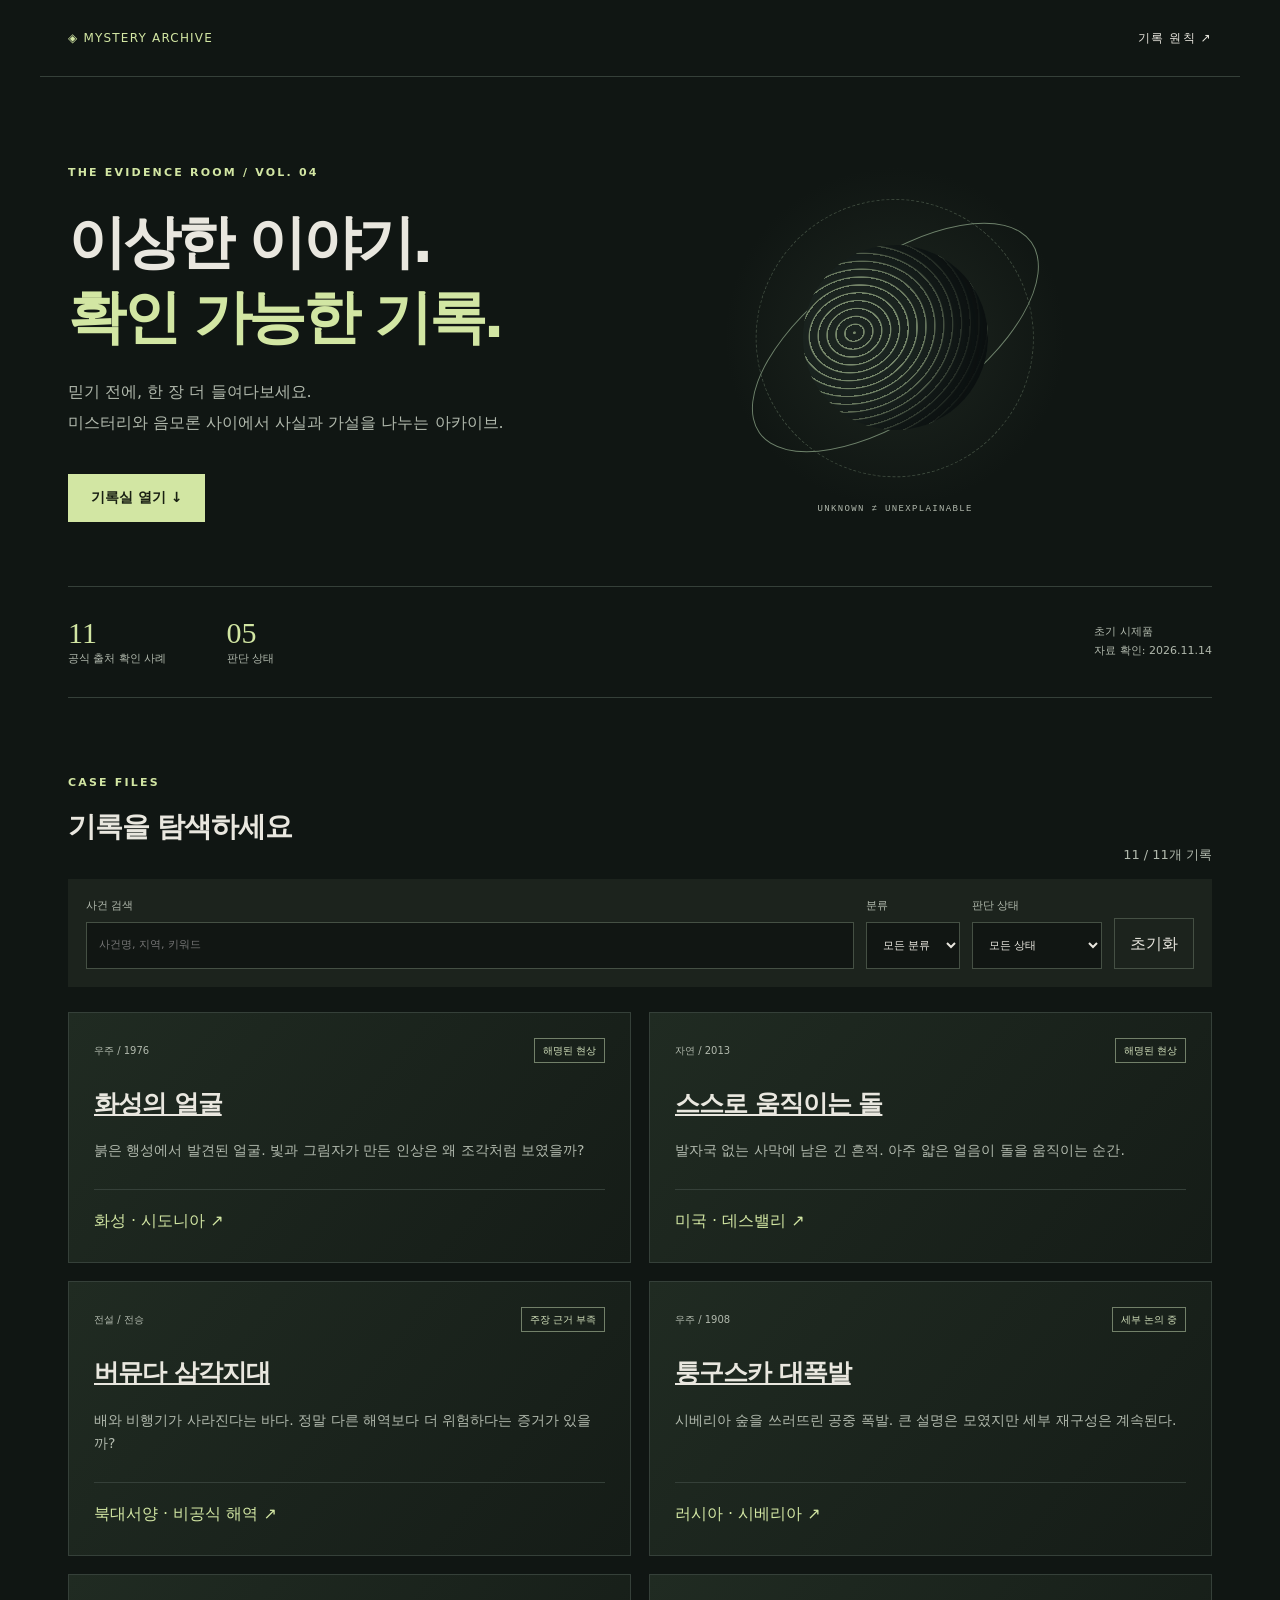
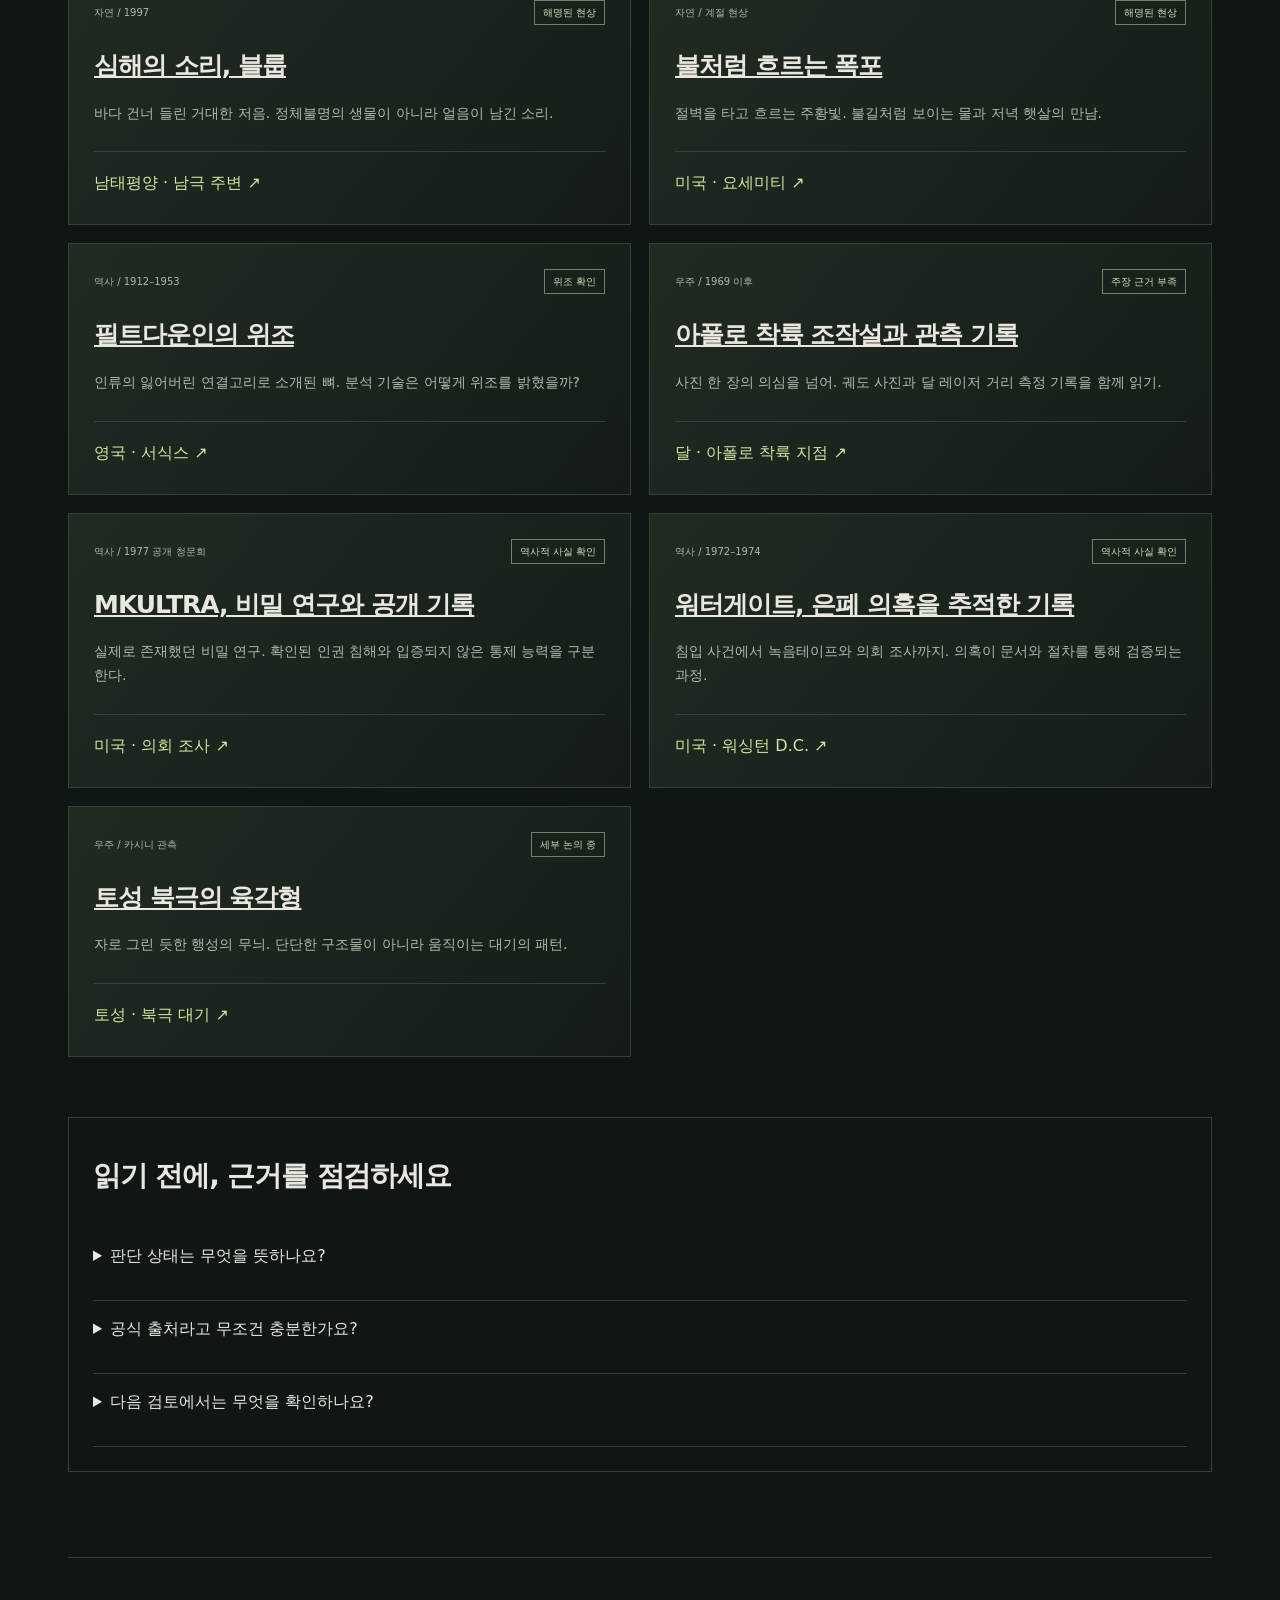
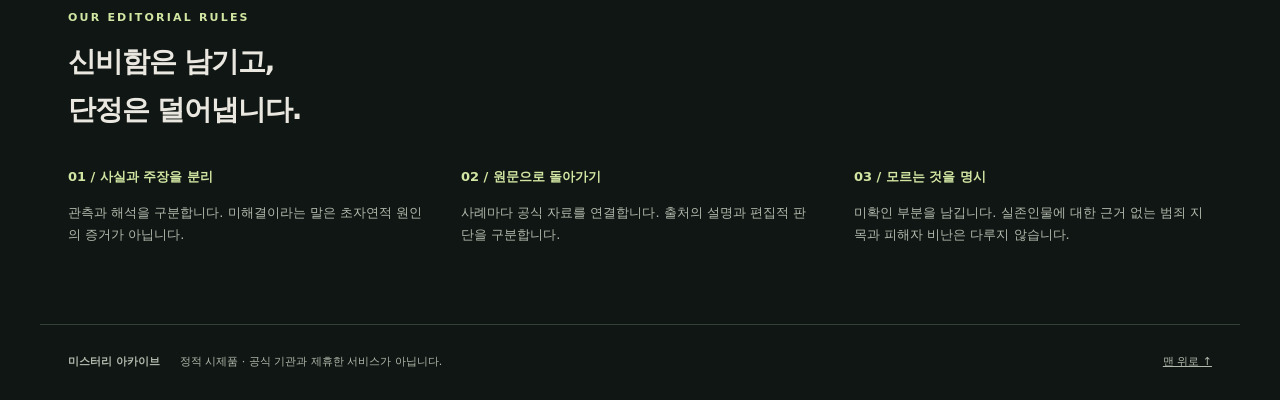
<file: index.html>
<!doctype html><html lang="ko"><head><meta charset="utf-8"><meta name="viewport" content="width=device-width,initial-scale=1"><meta name="robots" content="noindex,nofollow"><meta name="description" content="미스터리·음모론을 공식 기록으로 살펴보는 한국어 아카이브. 사실, 주장, 불확실성을 구분합니다."><title>미스터리 아카이브 — 증거를 따라가는 기록실</title><link rel="stylesheet" href="style.css"><link rel="canonical" href="https://emfls.github.io/mystery-atlas/"><meta property="og:url" content="https://emfls.github.io/mystery-atlas/"></head><body><a class="skip" href="#archive">본문으로 이동</a><header><a href="#" class="brand">◈ MYSTERY ARCHIVE</a><a href="#principles">기록 원칙 ↗</a></header><main><section class="hero"><div><p class="eyebrow">THE EVIDENCE ROOM / VOL. 04</p><h1>이상한 이야기.<br><em>확인 가능한 기록.</em></h1><p class="intro">믿기 전에, 한 장 더 들여다보세요.<br>미스터리와 음모론 사이에서 사실과 가설을 나누는 아카이브.</p><a class="primary" href="#archive">기록실 열기 ↓</a></div><div class="diagram" aria-hidden="true"><div class="orbit"></div><div class="orbit second"></div><div class="orb"></div><span>UNKNOWN ≠ UNEXPLAINABLE</span></div></section><section class="facts"><div><strong>11</strong><span>공식 출처 확인 사례</span></div><div><strong>05</strong><span>판단 상태</span></div><p>초기 시제품<br>자료 확인: 2026.11.14</p></section><section id="archive"><div class="section-top"><div><p class="eyebrow">CASE FILES</p><h2>기록을 탐색하세요</h2></div><p id="count" aria-live="polite"></p></div><form id="filters"><label class="search">사건 검색<input id="query" type="search" placeholder="사건명, 지역, 키워드" autocomplete="off"></label><label>분류<select id="category"><option value="">모든 분류</option><option>우주</option><option>자연</option><option>전설</option><option>역사</option></select></label><label>판단 상태<select id="status"><option value="">모든 상태</option><option>해명된 현상</option><option>세부 논의 중</option><option>주장 근거 부족</option><option>위조 확인</option><option>역사적 사실 확인</option></select></label><button type="reset">초기화</button></form><noscript><p>자바스크립트 없이도 상세 기록을 읽을 수 있습니다.</p><ul><li><a href="cases/mars/">화성의 얼굴</a></li><li><a href="cases/stones/">스스로 움직이는 돌</a></li><li><a href="cases/bermuda/">버뮤다 삼각지대</a></li><li><a href="cases/tunguska/">퉁구스카 대폭발</a></li><li><a href="cases/bloop/">심해의 소리, 블룹</a></li><li><a href="cases/firefall/">불처럼 흐르는 폭포</a></li><li><a href="cases/piltdown/">필트다운인의 위조</a></li><li><a href="cases/apollo/">아폴로 착륙 조작설과 관측 기록</a></li><li><a href="cases/mkultra/">MKULTRA, 비밀 연구와 공개 기록</a></li><li><a href="cases/watergate/">워터게이트, 은폐 의혹을 추적한 기록</a></li><li><a href="cases/hexagon/">토성 북극의 육각형</a></li></ul></noscript><div id="grid"></div><div id="empty" hidden><h3>일치하는 기록이 없습니다.</h3><p>검색어를 줄이거나 필터를 초기화해 보세요.</p></div></section><section class="evidence-guide" aria-labelledby="evidence-heading"><h2 id="evidence-heading">읽기 전에, 근거를 점검하세요</h2><details><summary>판단 상태는 무엇을 뜻하나요?</summary><p>해명된 현상은 제시한 관측의 설명, 위조 확인은 검사로 확인된 위조, 역사적 사실 확인은 기록으로 확인한 사건을 뜻합니다. 세부 논의 중은 불확실한 부분이 남는다는 뜻이며 모든 가설의 증거가 같다는 의미는 아닙니다. 주장 근거 부족은 제시한 주장이 입증되지 않았다는 편집 판단입니다.</p></details><details><summary>공식 출처라고 무조건 충분한가요?</summary><p>아닙니다. 기관의 설명도 관측 범위·작성 시점·누락된 자료를 확인해야 합니다. 출처 수가 많아도 같은 자료를 되풀이하면 독립 검증이 아닙니다. 각 상세의 사실과 한계를 함께 읽으세요.</p></details><details><summary>다음 검토에서는 무엇을 확인하나요?</summary><p>공개 원문 접근 가능 여부, 후속 관측, 기존 설명의 수정 여부를 확인합니다. 확인일은 사건 발생일이나 실시간 감시 표시가 아닙니다. 이 초기판은 전체 사건을 망라하지 않습니다.</p></details></section><section id="principles"><p class="eyebrow">OUR EDITORIAL RULES</p><h2>신비함은 남기고,<br>단정은 덜어냅니다.</h2><div class="rules"><article><b>01 / 사실과 주장을 분리</b><p>관측과 해석을 구분합니다. 미해결이라는 말은 초자연적 원인의 증거가 아닙니다.</p></article><article><b>02 / 원문으로 돌아가기</b><p>사례마다 공식 자료를 연결합니다. 출처의 설명과 편집적 판단을 구분합니다.</p></article><article><b>03 / 모르는 것을 명시</b><p>미확인 부분을 남깁니다. 실존인물에 대한 근거 없는 범죄 지목과 피해자 비난은 다루지 않습니다.</p></article></div></section></main><footer><b>미스터리 아카이브</b><span>정적 시제품 · 공식 기관과 제휴한 서비스가 아닙니다.</span><a href="#">맨 위로 ↑</a></footer><dialog id="detail" aria-labelledby="detail-title"><button id="close">닫기 ×</button><div id="detail-body"></div></dialog><script src="app.js"></script></body></html>
</file>
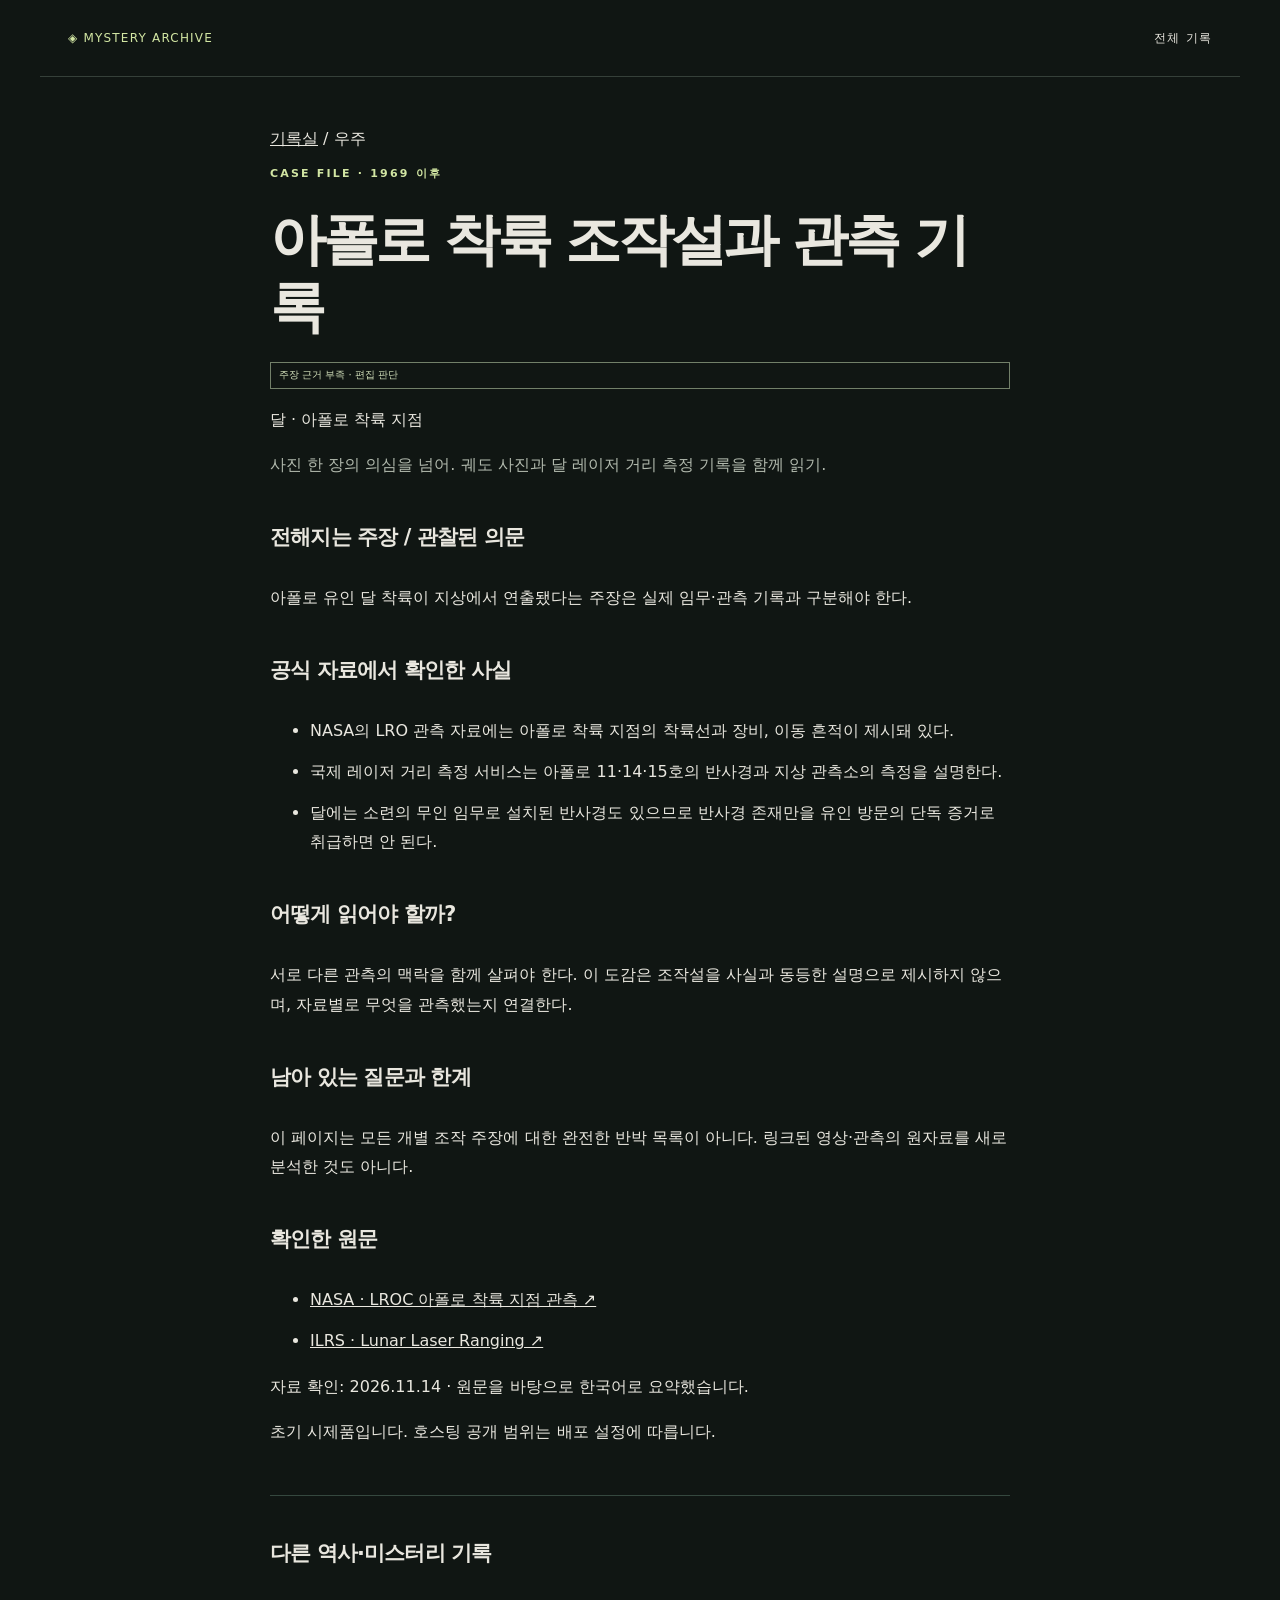
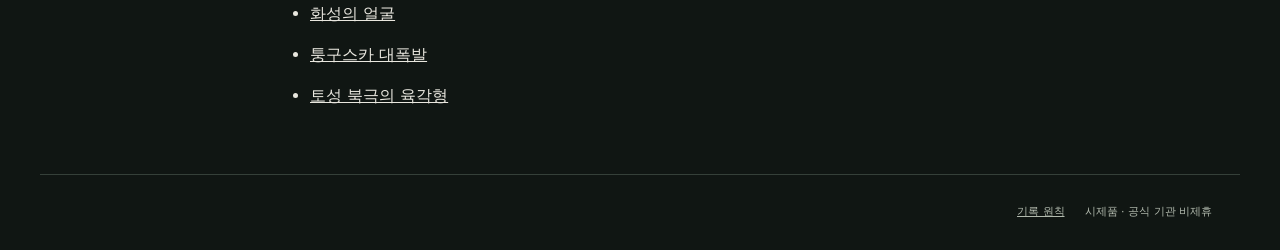
<file: cases/apollo/index.html>
<!doctype html><html lang="ko"><head><meta charset="utf-8"><meta name="viewport" content="width=device-width,initial-scale=1"><meta name="robots" content="noindex,nofollow"><title>아폴로 착륙 조작설과 관측 기록 | 미스터리 아카이브</title><meta name="description" content="사진 한 장의 의심을 넘어. 궤도 사진과 달 레이저 거리 측정 기록을 함께 읽기."><link rel="canonical" href="https://emfls.github.io/mystery-atlas/cases/apollo/"><meta property="og:url" content="https://emfls.github.io/mystery-atlas/cases/apollo/"><meta property="og:title" content="아폴로 착륙 조작설과 관측 기록"><meta property="og:description" content="사진 한 장의 의심을 넘어. 궤도 사진과 달 레이저 거리 측정 기록을 함께 읽기."><meta property="og:type" content="article"><link rel="stylesheet" href="../../style.css"></head><body><a class="skip" href="#case">본문으로 이동</a><header><a class="brand" href="../../">◈ MYSTERY ARCHIVE</a><a href="../../#archive">전체 기록</a></header><main id="case" class="case-page"><nav aria-label="현재 위치"><a href="../../">기록실</a> / 우주</nav><article><p class="eyebrow">CASE FILE · 1969 이후</p><h1>아폴로 착륙 조작설과 관측 기록</h1><p class="badge">주장 근거 부족 · 편집 판단</p><p>달 · 아폴로 착륙 지점</p><p class="intro">사진 한 장의 의심을 넘어. 궤도 사진과 달 레이저 거리 측정 기록을 함께 읽기.</p><h2>전해지는 주장 / 관찰된 의문</h2><p>아폴로 유인 달 착륙이 지상에서 연출됐다는 주장은 실제 임무·관측 기록과 구분해야 한다.</p><h2>공식 자료에서 확인한 사실</h2><ul><li>NASA의 LRO 관측 자료에는 아폴로 착륙 지점의 착륙선과 장비, 이동 흔적이 제시돼 있다.</li><li>국제 레이저 거리 측정 서비스는 아폴로 11·14·15호의 반사경과 지상 관측소의 측정을 설명한다.</li><li>달에는 소련의 무인 임무로 설치된 반사경도 있으므로 반사경 존재만을 유인 방문의 단독 증거로 취급하면 안 된다.</li></ul><h2>어떻게 읽어야 할까?</h2><p>서로 다른 관측의 맥락을 함께 살펴야 한다. 이 도감은 조작설을 사실과 동등한 설명으로 제시하지 않으며, 자료별로 무엇을 관측했는지 연결한다.</p><h2>남아 있는 질문과 한계</h2><p class="note">이 페이지는 모든 개별 조작 주장에 대한 완전한 반박 목록이 아니다. 링크된 영상·관측의 원자료를 새로 분석한 것도 아니다.</p><h2>확인한 원문</h2><ul><li><a href="https://science.nasa.gov/photojournal/lrocs-first-look-at-the-apollo-landing-sites/" target="_blank" rel="noopener noreferrer">NASA · LROC 아폴로 착륙 지점 관측 ↗</a></li><li><a href="https://ilrs.gsfc.nasa.gov/science/scienceContributions/lunar.html" target="_blank" rel="noopener noreferrer">ILRS · Lunar Laser Ranging ↗</a></li></ul><p>자료 확인: <time datetime="2026-11-14">2026.11.14</time> · 원문을 바탕으로 한국어로 요약했습니다.</p><p class="note">초기 시제품입니다. 호스팅 공개 범위는 배포 설정에 따릅니다.</p></article><aside><h2>다른 역사·미스터리 기록</h2><ul><li><a href="../mars/">화성의 얼굴</a></li><li><a href="../tunguska/">퉁구스카 대폭발</a></li><li><a href="../hexagon/">토성 북극의 육각형</a></li></ul></aside></main><footer><a href="../../#principles">기록 원칙</a><span>시제품 · 공식 기관 비제휴</span></footer></body></html>
</file>
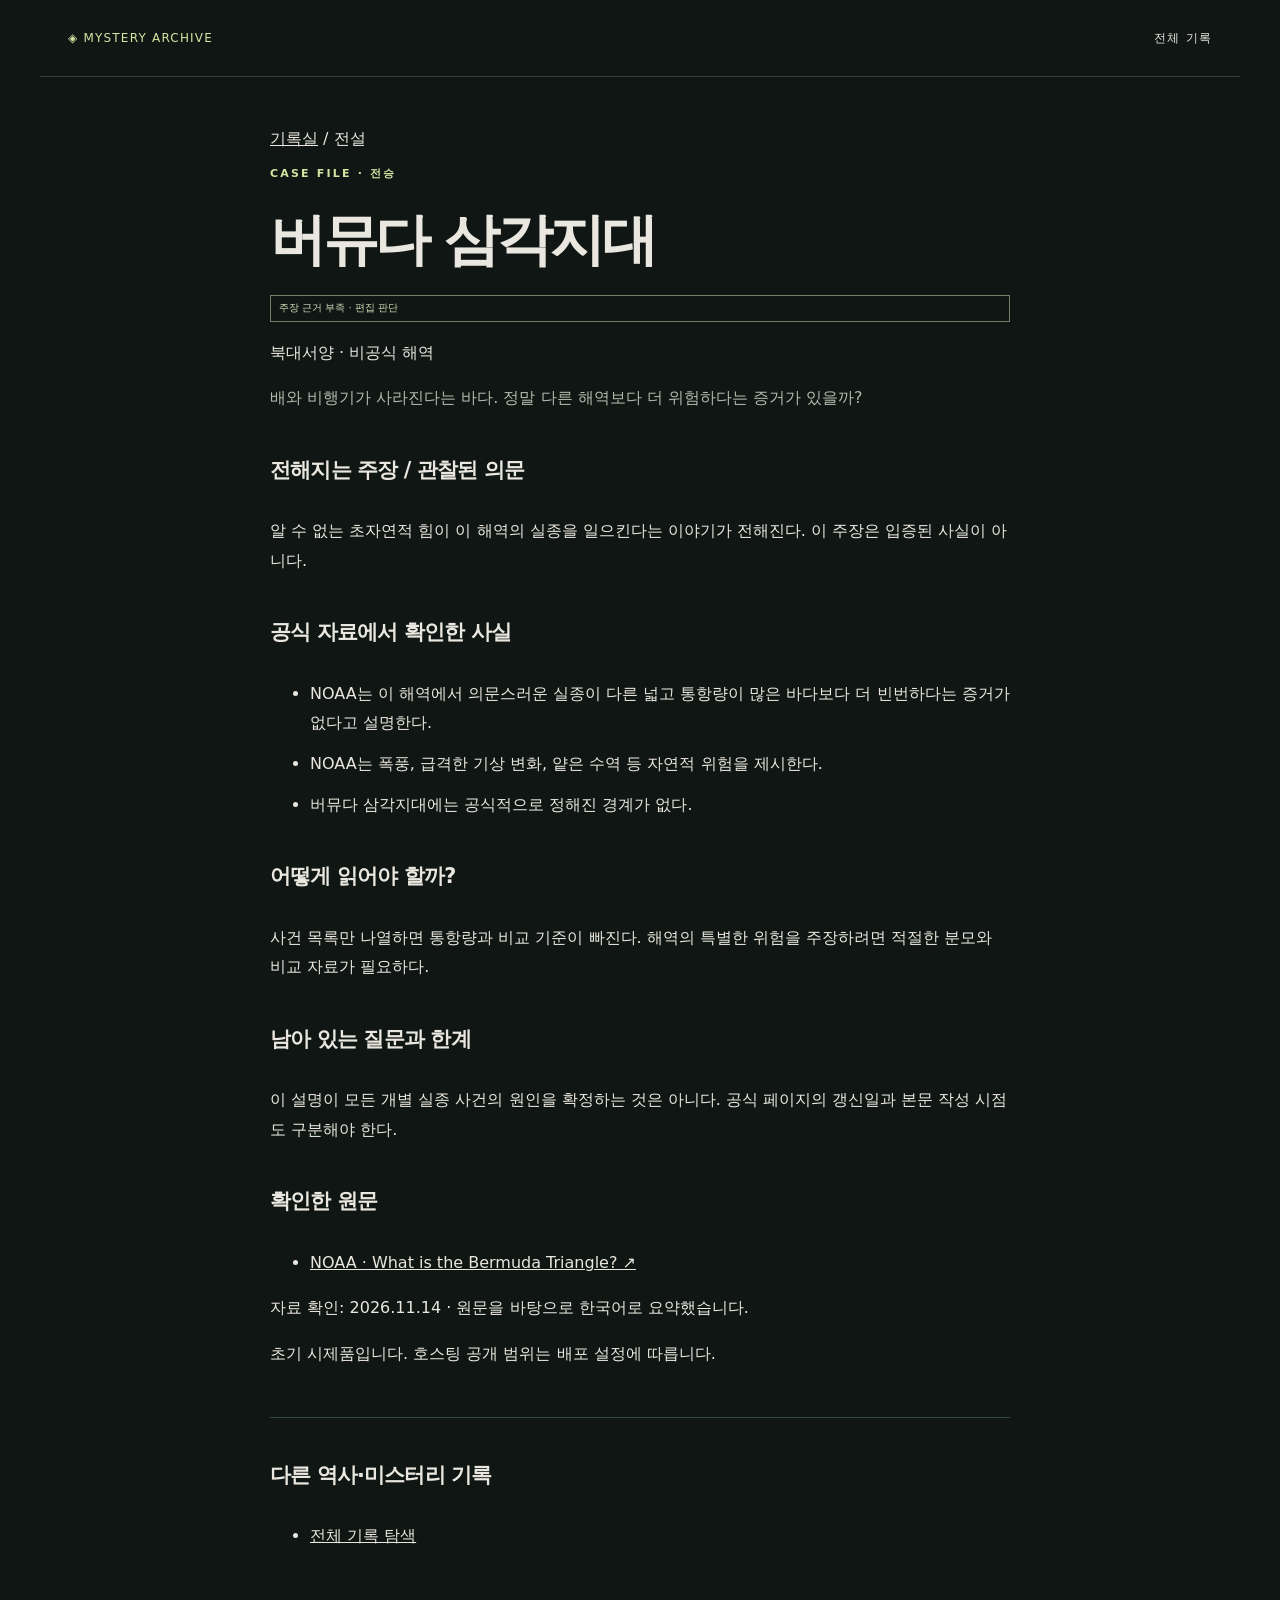
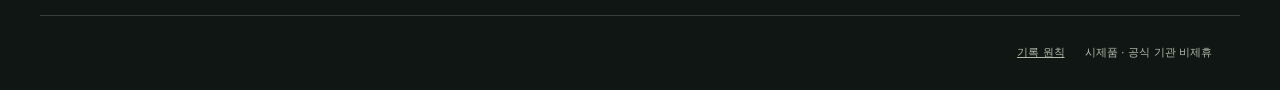
<file: cases/bermuda/index.html>
<!doctype html><html lang="ko"><head><meta charset="utf-8"><meta name="viewport" content="width=device-width,initial-scale=1"><meta name="robots" content="noindex,nofollow"><title>버뮤다 삼각지대 | 미스터리 아카이브</title><meta name="description" content="배와 비행기가 사라진다는 바다. 정말 다른 해역보다 더 위험하다는 증거가 있을까?"><meta property="og:title" content="버뮤다 삼각지대"><meta property="og:description" content="배와 비행기가 사라진다는 바다. 정말 다른 해역보다 더 위험하다는 증거가 있을까?"><meta property="og:type" content="article"><link rel="stylesheet" href="../../style.css"><link rel="canonical" href="https://emfls.github.io/mystery-atlas/cases/bermuda/">
</head><body><a class="skip" href="#case">본문으로 이동</a><header><a class="brand" href="../../">◈ MYSTERY ARCHIVE</a><a href="../../#archive">전체 기록</a></header><main id="case" class="case-page"><nav aria-label="현재 위치"><a href="../../">기록실</a> / 전설</nav><article><p class="eyebrow">CASE FILE · 전승</p><h1>버뮤다 삼각지대</h1><p class="badge">주장 근거 부족 · 편집 판단</p><p>북대서양 · 비공식 해역</p><p class="intro">배와 비행기가 사라진다는 바다. 정말 다른 해역보다 더 위험하다는 증거가 있을까?</p><h2>전해지는 주장 / 관찰된 의문</h2><p>알 수 없는 초자연적 힘이 이 해역의 실종을 일으킨다는 이야기가 전해진다. 이 주장은 입증된 사실이 아니다.</p><h2>공식 자료에서 확인한 사실</h2><ul><li>NOAA는 이 해역에서 의문스러운 실종이 다른 넓고 통항량이 많은 바다보다 더 빈번하다는 증거가 없다고 설명한다.</li><li>NOAA는 폭풍, 급격한 기상 변화, 얕은 수역 등 자연적 위험을 제시한다.</li><li>버뮤다 삼각지대에는 공식적으로 정해진 경계가 없다.</li></ul><h2>어떻게 읽어야 할까?</h2><p>사건 목록만 나열하면 통항량과 비교 기준이 빠진다. 해역의 특별한 위험을 주장하려면 적절한 분모와 비교 자료가 필요하다.</p><h2>남아 있는 질문과 한계</h2><p class="note">이 설명이 모든 개별 실종 사건의 원인을 확정하는 것은 아니다. 공식 페이지의 갱신일과 본문 작성 시점도 구분해야 한다.</p><h2>확인한 원문</h2><ul><li><a href="https://oceanservice.noaa.gov/facts/bermudatri.html" target="_blank" rel="noopener noreferrer">NOAA · What is the Bermuda Triangle? ↗</a></li></ul><p>자료 확인: <time datetime="2026-11-14">2026.11.14</time> · 원문을 바탕으로 한국어로 요약했습니다.</p><p class="note">초기 시제품입니다. 호스팅 공개 범위는 배포 설정에 따릅니다.</p></article><aside><h2>다른 역사·미스터리 기록</h2><ul><li><a href="../../#archive">전체 기록 탐색</a></li></ul></aside></main><footer><a href="../../#principles">기록 원칙</a><span>시제품 · 공식 기관 비제휴</span></footer></body></html>
</file>
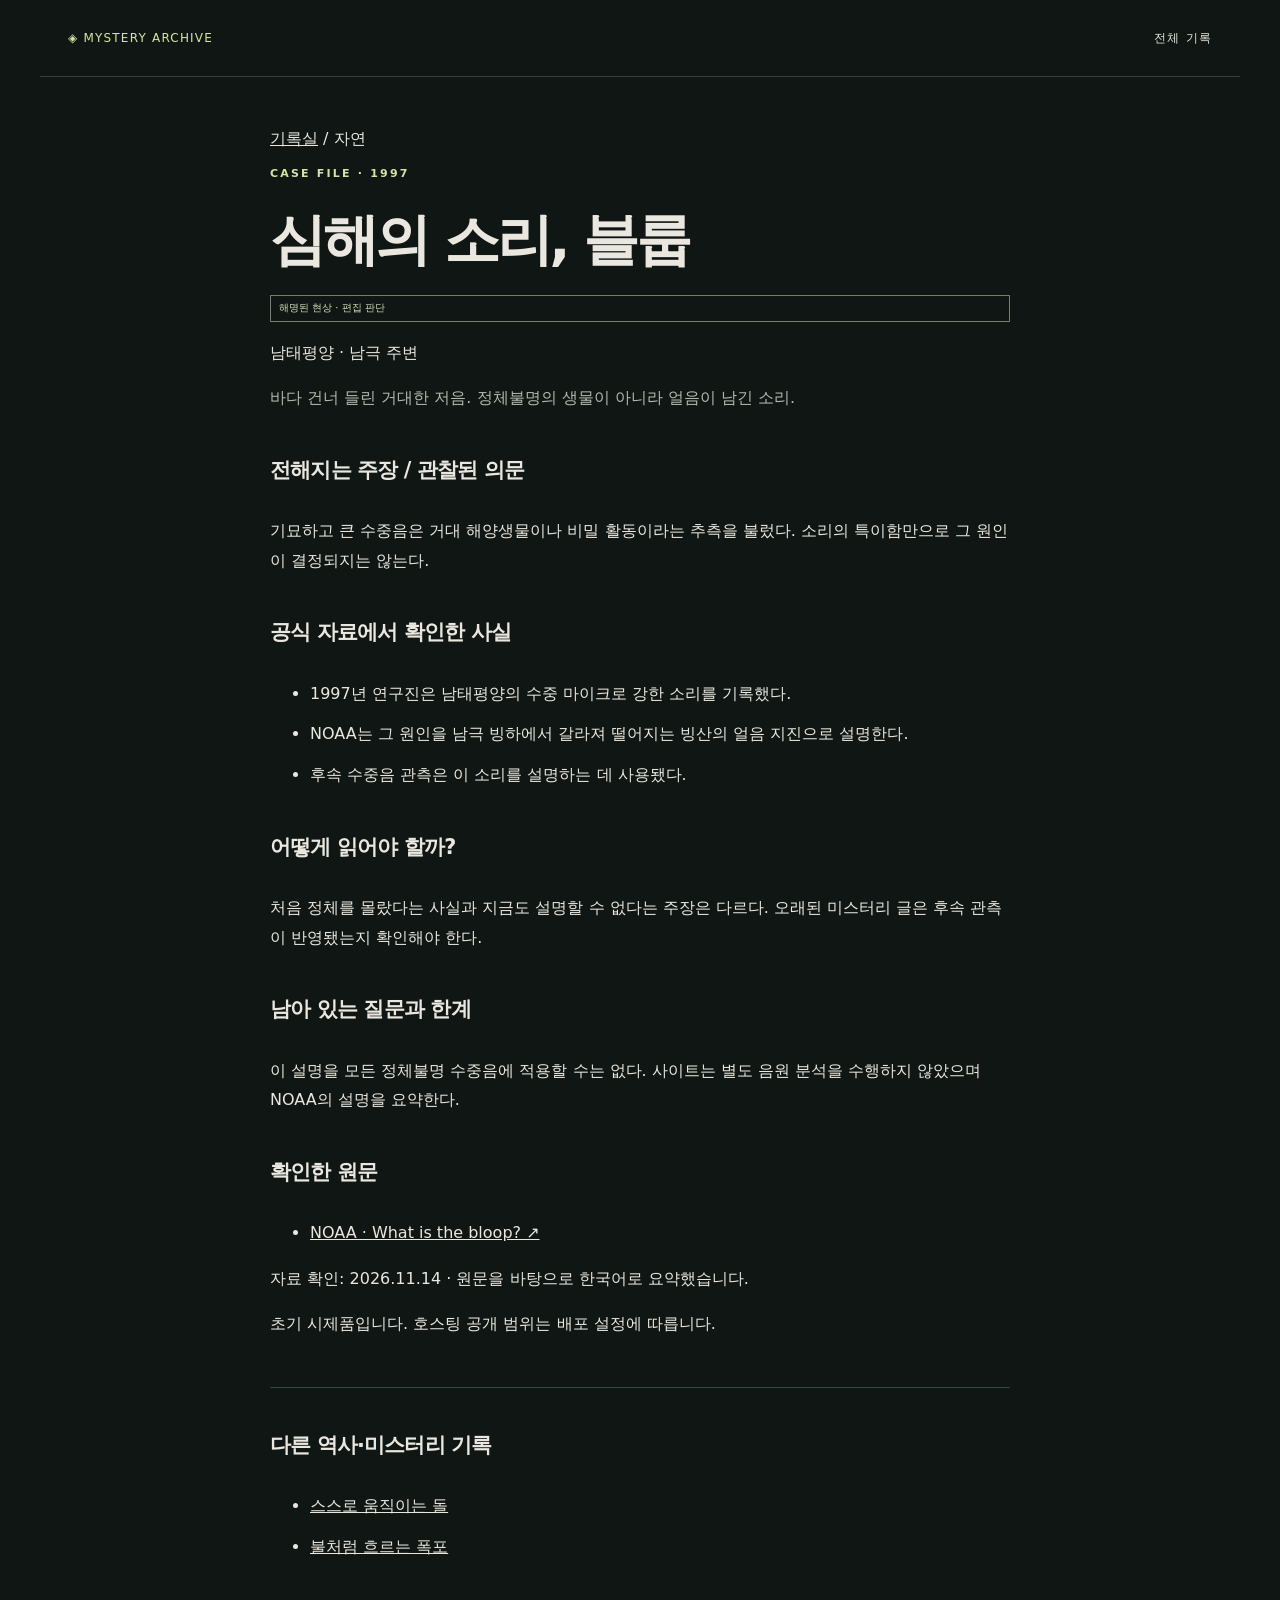
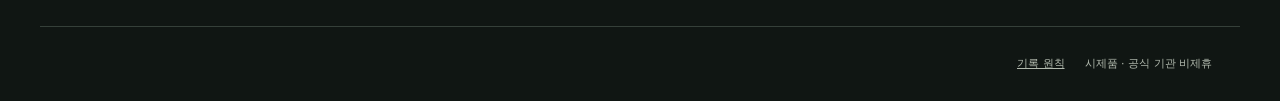
<file: cases/bloop/index.html>
<!doctype html><html lang="ko"><head><meta charset="utf-8"><meta name="viewport" content="width=device-width,initial-scale=1"><meta name="robots" content="noindex,nofollow"><title>심해의 소리, 블룹 | 미스터리 아카이브</title><meta name="description" content="바다 건너 들린 거대한 저음. 정체불명의 생물이 아니라 얼음이 남긴 소리."><meta property="og:title" content="심해의 소리, 블룹"><meta property="og:description" content="바다 건너 들린 거대한 저음. 정체불명의 생물이 아니라 얼음이 남긴 소리."><meta property="og:type" content="article"><link rel="stylesheet" href="../../style.css"><link rel="canonical" href="https://emfls.github.io/mystery-atlas/cases/bloop/">
</head><body><a class="skip" href="#case">본문으로 이동</a><header><a class="brand" href="../../">◈ MYSTERY ARCHIVE</a><a href="../../#archive">전체 기록</a></header><main id="case" class="case-page"><nav aria-label="현재 위치"><a href="../../">기록실</a> / 자연</nav><article><p class="eyebrow">CASE FILE · 1997</p><h1>심해의 소리, 블룹</h1><p class="badge">해명된 현상 · 편집 판단</p><p>남태평양 · 남극 주변</p><p class="intro">바다 건너 들린 거대한 저음. 정체불명의 생물이 아니라 얼음이 남긴 소리.</p><h2>전해지는 주장 / 관찰된 의문</h2><p>기묘하고 큰 수중음은 거대 해양생물이나 비밀 활동이라는 추측을 불렀다. 소리의 특이함만으로 그 원인이 결정되지는 않는다.</p><h2>공식 자료에서 확인한 사실</h2><ul><li>1997년 연구진은 남태평양의 수중 마이크로 강한 소리를 기록했다.</li><li>NOAA는 그 원인을 남극 빙하에서 갈라져 떨어지는 빙산의 얼음 지진으로 설명한다.</li><li>후속 수중음 관측은 이 소리를 설명하는 데 사용됐다.</li></ul><h2>어떻게 읽어야 할까?</h2><p>처음 정체를 몰랐다는 사실과 지금도 설명할 수 없다는 주장은 다르다. 오래된 미스터리 글은 후속 관측이 반영됐는지 확인해야 한다.</p><h2>남아 있는 질문과 한계</h2><p class="note">이 설명을 모든 정체불명 수중음에 적용할 수는 없다. 사이트는 별도 음원 분석을 수행하지 않았으며 NOAA의 설명을 요약한다.</p><h2>확인한 원문</h2><ul><li><a href="https://oceanservice.noaa.gov/facts/bloop.html" target="_blank" rel="noopener noreferrer">NOAA · What is the bloop? ↗</a></li></ul><p>자료 확인: <time datetime="2026-11-14">2026.11.14</time> · 원문을 바탕으로 한국어로 요약했습니다.</p><p class="note">초기 시제품입니다. 호스팅 공개 범위는 배포 설정에 따릅니다.</p></article><aside><h2>다른 역사·미스터리 기록</h2><ul><li><a href="../stones/">스스로 움직이는 돌</a></li><li><a href="../firefall/">불처럼 흐르는 폭포</a></li></ul></aside></main><footer><a href="../../#principles">기록 원칙</a><span>시제품 · 공식 기관 비제휴</span></footer></body></html>
</file>
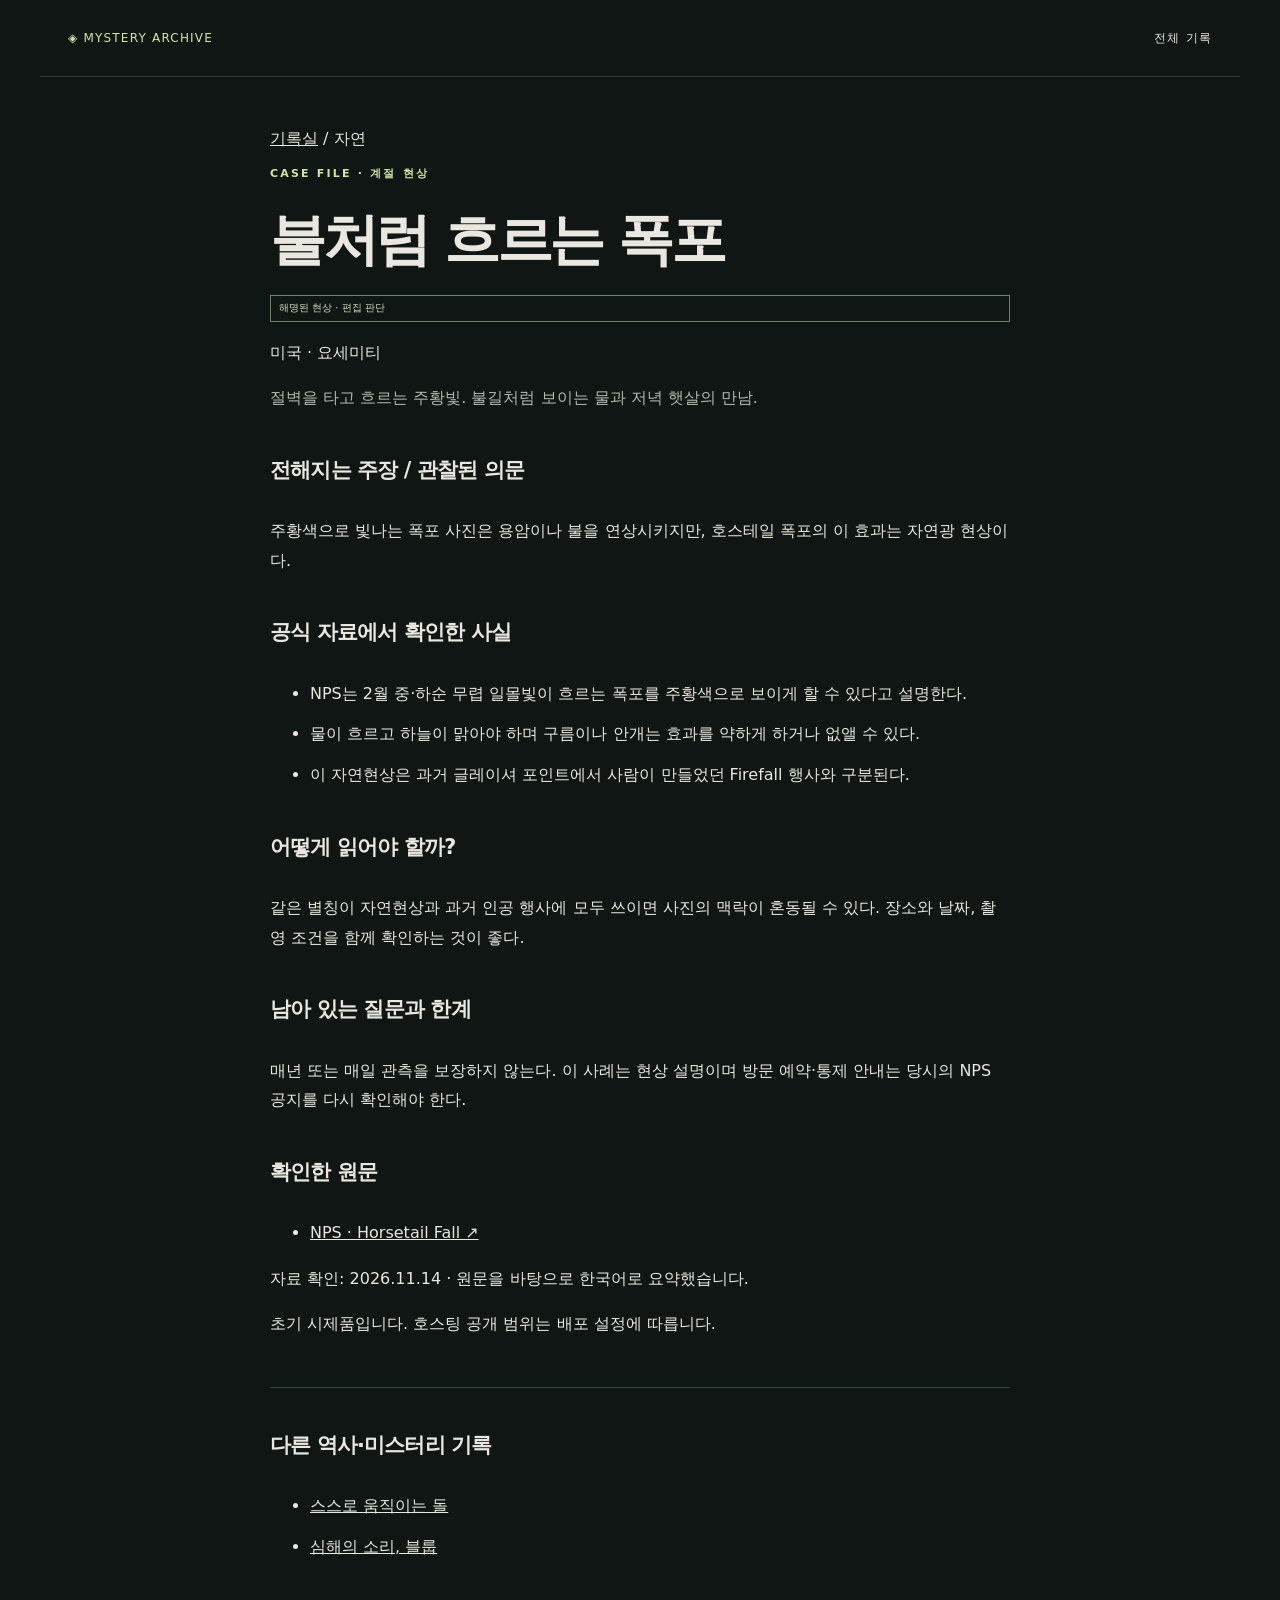
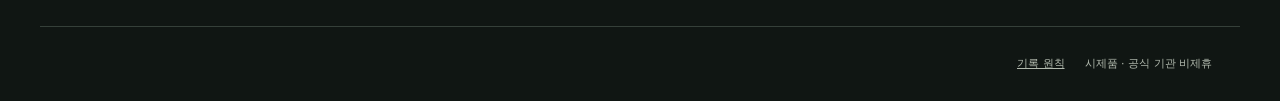
<file: cases/firefall/index.html>
<!doctype html><html lang="ko"><head><meta charset="utf-8"><meta name="viewport" content="width=device-width,initial-scale=1"><meta name="robots" content="noindex,nofollow"><title>불처럼 흐르는 폭포 | 미스터리 아카이브</title><meta name="description" content="절벽을 타고 흐르는 주황빛. 불길처럼 보이는 물과 저녁 햇살의 만남."><meta property="og:title" content="불처럼 흐르는 폭포"><meta property="og:description" content="절벽을 타고 흐르는 주황빛. 불길처럼 보이는 물과 저녁 햇살의 만남."><meta property="og:type" content="article"><link rel="stylesheet" href="../../style.css"><link rel="canonical" href="https://emfls.github.io/mystery-atlas/cases/firefall/">
</head><body><a class="skip" href="#case">본문으로 이동</a><header><a class="brand" href="../../">◈ MYSTERY ARCHIVE</a><a href="../../#archive">전체 기록</a></header><main id="case" class="case-page"><nav aria-label="현재 위치"><a href="../../">기록실</a> / 자연</nav><article><p class="eyebrow">CASE FILE · 계절 현상</p><h1>불처럼 흐르는 폭포</h1><p class="badge">해명된 현상 · 편집 판단</p><p>미국 · 요세미티</p><p class="intro">절벽을 타고 흐르는 주황빛. 불길처럼 보이는 물과 저녁 햇살의 만남.</p><h2>전해지는 주장 / 관찰된 의문</h2><p>주황색으로 빛나는 폭포 사진은 용암이나 불을 연상시키지만, 호스테일 폭포의 이 효과는 자연광 현상이다.</p><h2>공식 자료에서 확인한 사실</h2><ul><li>NPS는 2월 중·하순 무렵 일몰빛이 흐르는 폭포를 주황색으로 보이게 할 수 있다고 설명한다.</li><li>물이 흐르고 하늘이 맑아야 하며 구름이나 안개는 효과를 약하게 하거나 없앨 수 있다.</li><li>이 자연현상은 과거 글레이셔 포인트에서 사람이 만들었던 Firefall 행사와 구분된다.</li></ul><h2>어떻게 읽어야 할까?</h2><p>같은 별칭이 자연현상과 과거 인공 행사에 모두 쓰이면 사진의 맥락이 혼동될 수 있다. 장소와 날짜, 촬영 조건을 함께 확인하는 것이 좋다.</p><h2>남아 있는 질문과 한계</h2><p class="note">매년 또는 매일 관측을 보장하지 않는다. 이 사례는 현상 설명이며 방문 예약·통제 안내는 당시의 NPS 공지를 다시 확인해야 한다.</p><h2>확인한 원문</h2><ul><li><a href="https://www.nps.gov/yose/planyourvisit/horsetailfall.htm" target="_blank" rel="noopener noreferrer">NPS · Horsetail Fall ↗</a></li></ul><p>자료 확인: <time datetime="2026-11-14">2026.11.14</time> · 원문을 바탕으로 한국어로 요약했습니다.</p><p class="note">초기 시제품입니다. 호스팅 공개 범위는 배포 설정에 따릅니다.</p></article><aside><h2>다른 역사·미스터리 기록</h2><ul><li><a href="../stones/">스스로 움직이는 돌</a></li><li><a href="../bloop/">심해의 소리, 블룹</a></li></ul></aside></main><footer><a href="../../#principles">기록 원칙</a><span>시제품 · 공식 기관 비제휴</span></footer></body></html>
</file>
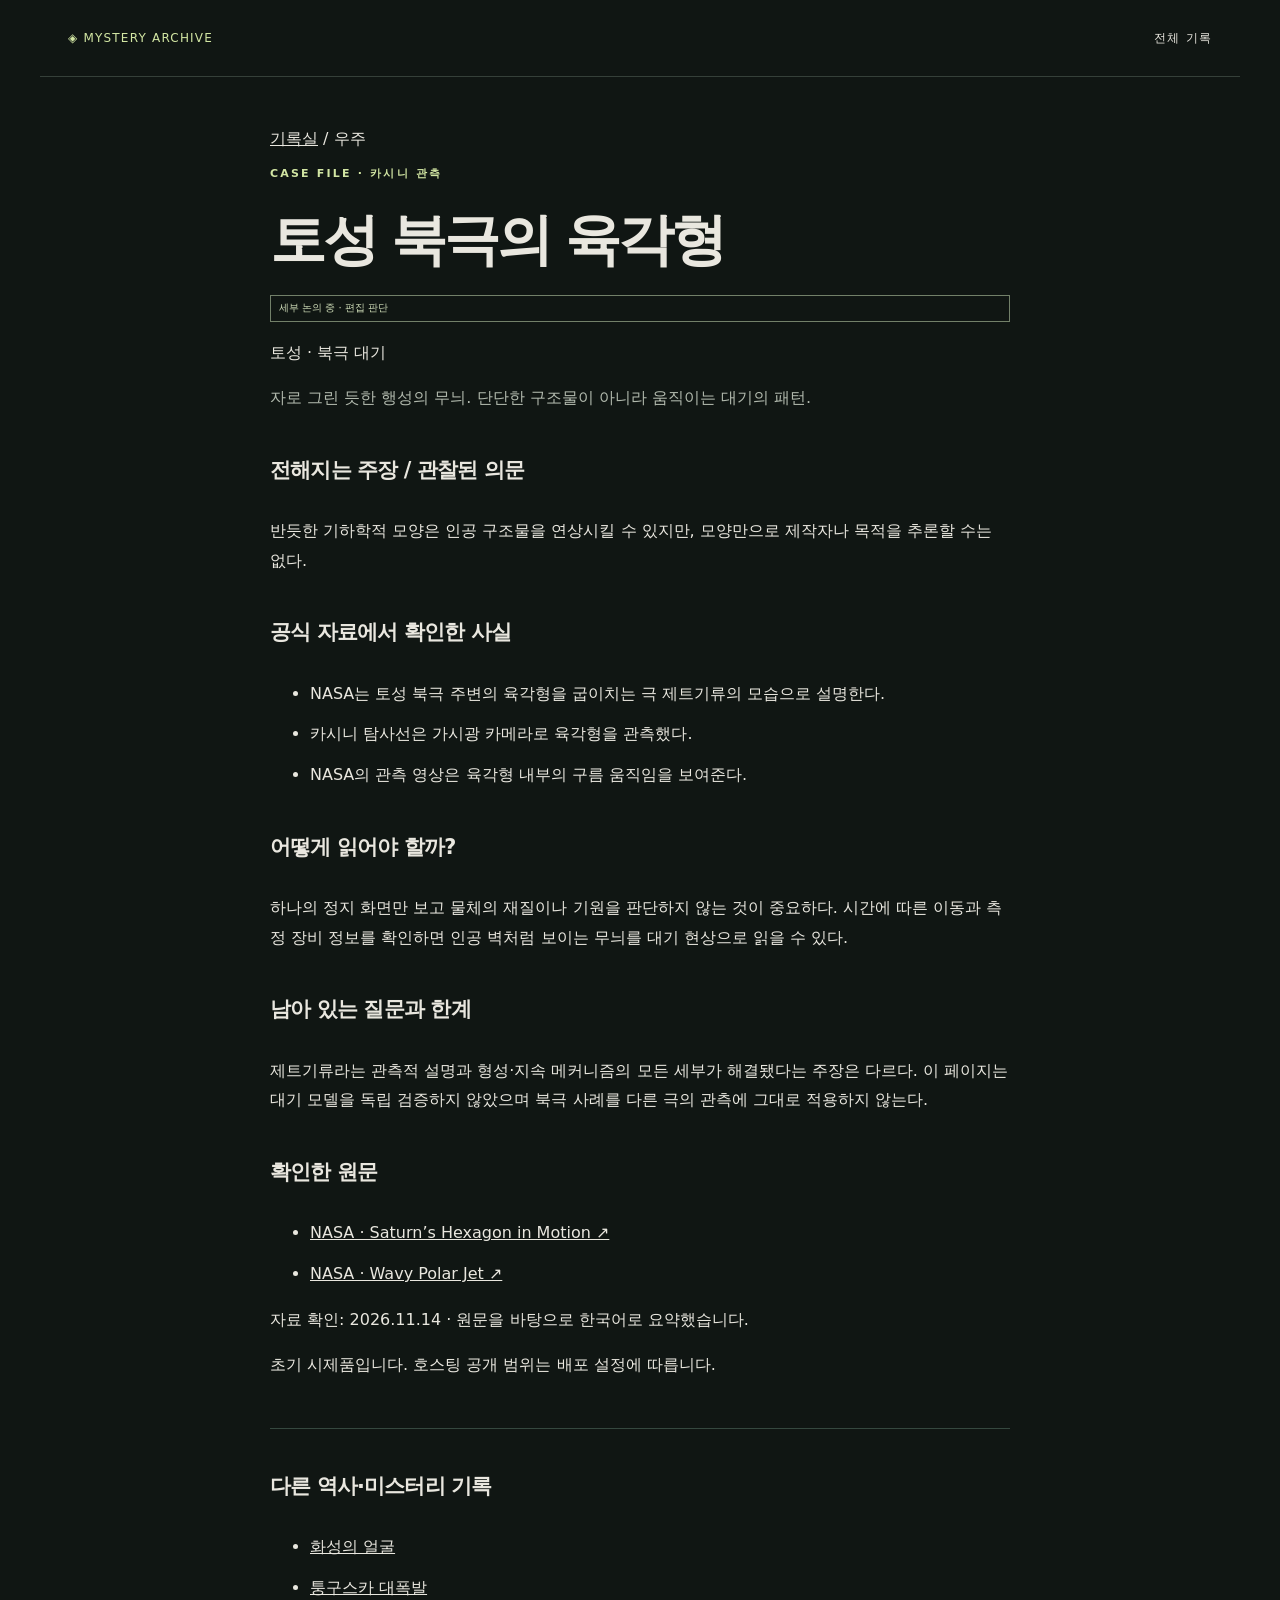
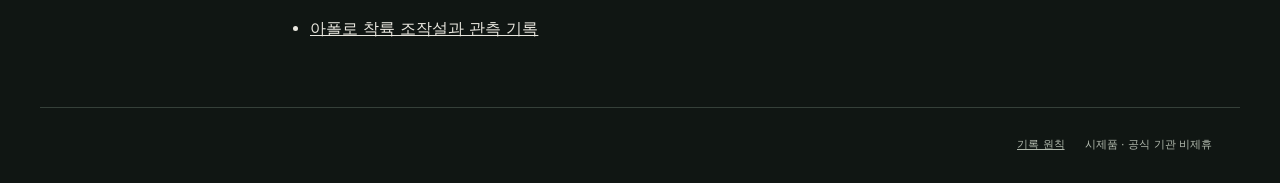
<file: cases/hexagon/index.html>
<!doctype html><html lang="ko"><head><meta charset="utf-8"><meta name="viewport" content="width=device-width,initial-scale=1"><meta name="robots" content="noindex,nofollow"><title>토성 북극의 육각형 | 미스터리 아카이브</title><meta name="description" content="자로 그린 듯한 행성의 무늬. 단단한 구조물이 아니라 움직이는 대기의 패턴."><link rel="canonical" href="https://emfls.github.io/mystery-atlas/cases/hexagon/"><meta property="og:url" content="https://emfls.github.io/mystery-atlas/cases/hexagon/"><meta property="og:title" content="토성 북극의 육각형"><meta property="og:description" content="자로 그린 듯한 행성의 무늬. 단단한 구조물이 아니라 움직이는 대기의 패턴."><meta property="og:type" content="article"><link rel="stylesheet" href="../../style.css"></head><body><a class="skip" href="#case">본문으로 이동</a><header><a class="brand" href="../../">◈ MYSTERY ARCHIVE</a><a href="../../#archive">전체 기록</a></header><main id="case" class="case-page"><nav aria-label="현재 위치"><a href="../../">기록실</a> / 우주</nav><article><p class="eyebrow">CASE FILE · 카시니 관측</p><h1>토성 북극의 육각형</h1><p class="badge">세부 논의 중 · 편집 판단</p><p>토성 · 북극 대기</p><p class="intro">자로 그린 듯한 행성의 무늬. 단단한 구조물이 아니라 움직이는 대기의 패턴.</p><h2>전해지는 주장 / 관찰된 의문</h2><p>반듯한 기하학적 모양은 인공 구조물을 연상시킬 수 있지만, 모양만으로 제작자나 목적을 추론할 수는 없다.</p><h2>공식 자료에서 확인한 사실</h2><ul><li>NASA는 토성 북극 주변의 육각형을 굽이치는 극 제트기류의 모습으로 설명한다.</li><li>카시니 탐사선은 가시광 카메라로 육각형을 관측했다.</li><li>NASA의 관측 영상은 육각형 내부의 구름 움직임을 보여준다.</li></ul><h2>어떻게 읽어야 할까?</h2><p>하나의 정지 화면만 보고 물체의 재질이나 기원을 판단하지 않는 것이 중요하다. 시간에 따른 이동과 측정 장비 정보를 확인하면 인공 벽처럼 보이는 무늬를 대기 현상으로 읽을 수 있다.</p><h2>남아 있는 질문과 한계</h2><p class="note">제트기류라는 관측적 설명과 형성·지속 메커니즘의 모든 세부가 해결됐다는 주장은 다르다. 이 페이지는 대기 모델을 독립 검증하지 않았으며 북극 사례를 다른 극의 관측에 그대로 적용하지 않는다.</p><h2>확인한 원문</h2><ul><li><a href="https://science.nasa.gov/mission/cassini/science/saturn/hexagon-in-motion/" target="_blank" rel="noopener noreferrer">NASA · Saturn’s Hexagon in Motion ↗</a></li><li><a href="https://science.nasa.gov/photojournal/wavy-polar-jet/" target="_blank" rel="noopener noreferrer">NASA · Wavy Polar Jet ↗</a></li></ul><p>자료 확인: <time datetime="2026-11-14">2026.11.14</time> · 원문을 바탕으로 한국어로 요약했습니다.</p><p class="note">초기 시제품입니다. 호스팅 공개 범위는 배포 설정에 따릅니다.</p></article><aside><h2>다른 역사·미스터리 기록</h2><ul><li><a href="../mars/">화성의 얼굴</a></li><li><a href="../tunguska/">퉁구스카 대폭발</a></li><li><a href="../apollo/">아폴로 착륙 조작설과 관측 기록</a></li></ul></aside></main><footer><a href="../../#principles">기록 원칙</a><span>시제품 · 공식 기관 비제휴</span></footer></body></html>
</file>
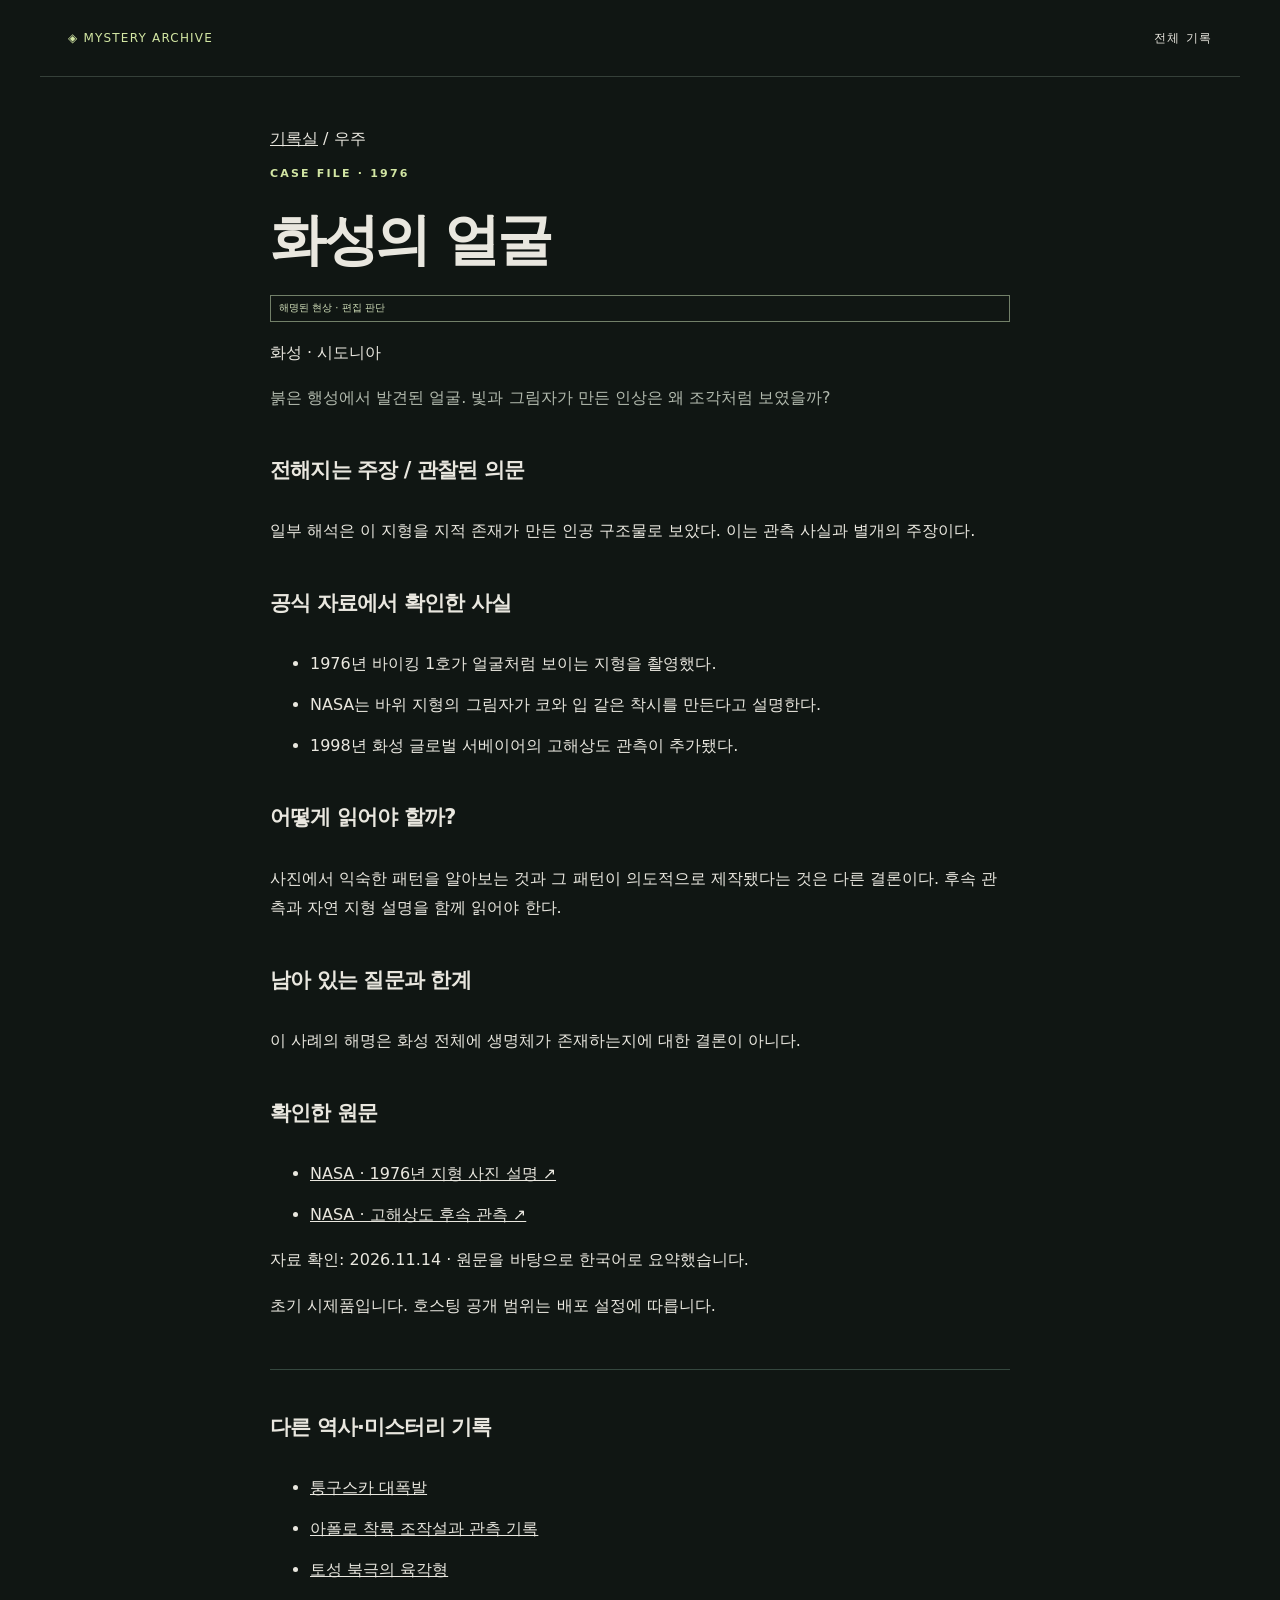
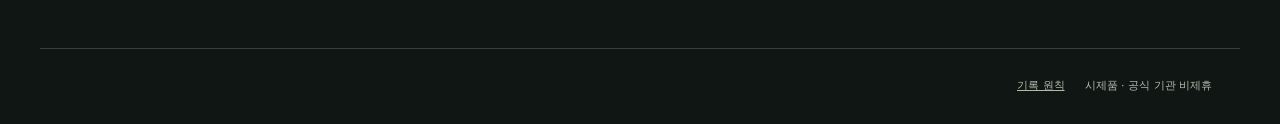
<file: cases/mars/index.html>
<!doctype html><html lang="ko"><head><meta charset="utf-8"><meta name="viewport" content="width=device-width,initial-scale=1"><meta name="robots" content="noindex,nofollow"><title>화성의 얼굴 | 미스터리 아카이브</title><meta name="description" content="붉은 행성에서 발견된 얼굴. 빛과 그림자가 만든 인상은 왜 조각처럼 보였을까?"><link rel="canonical" href="https://emfls.github.io/mystery-atlas/cases/mars/"><meta property="og:url" content="https://emfls.github.io/mystery-atlas/cases/mars/"><meta property="og:title" content="화성의 얼굴"><meta property="og:description" content="붉은 행성에서 발견된 얼굴. 빛과 그림자가 만든 인상은 왜 조각처럼 보였을까?"><meta property="og:type" content="article"><link rel="stylesheet" href="../../style.css"></head><body><a class="skip" href="#case">본문으로 이동</a><header><a class="brand" href="../../">◈ MYSTERY ARCHIVE</a><a href="../../#archive">전체 기록</a></header><main id="case" class="case-page"><nav aria-label="현재 위치"><a href="../../">기록실</a> / 우주</nav><article><p class="eyebrow">CASE FILE · 1976</p><h1>화성의 얼굴</h1><p class="badge">해명된 현상 · 편집 판단</p><p>화성 · 시도니아</p><p class="intro">붉은 행성에서 발견된 얼굴. 빛과 그림자가 만든 인상은 왜 조각처럼 보였을까?</p><h2>전해지는 주장 / 관찰된 의문</h2><p>일부 해석은 이 지형을 지적 존재가 만든 인공 구조물로 보았다. 이는 관측 사실과 별개의 주장이다.</p><h2>공식 자료에서 확인한 사실</h2><ul><li>1976년 바이킹 1호가 얼굴처럼 보이는 지형을 촬영했다.</li><li>NASA는 바위 지형의 그림자가 코와 입 같은 착시를 만든다고 설명한다.</li><li>1998년 화성 글로벌 서베이어의 고해상도 관측이 추가됐다.</li></ul><h2>어떻게 읽어야 할까?</h2><p>사진에서 익숙한 패턴을 알아보는 것과 그 패턴이 의도적으로 제작됐다는 것은 다른 결론이다. 후속 관측과 자연 지형 설명을 함께 읽어야 한다.</p><h2>남아 있는 질문과 한계</h2><p class="note">이 사례의 해명은 화성 전체에 생명체가 존재하는지에 대한 결론이 아니다.</p><h2>확인한 원문</h2><ul><li><a href="https://science.nasa.gov/resource/geologic-face-on-mars-formation/" target="_blank" rel="noopener noreferrer">NASA · 1976년 지형 사진 설명 ↗</a></li><li><a href="https://science.nasa.gov/resource/face-on-mars/" target="_blank" rel="noopener noreferrer">NASA · 고해상도 후속 관측 ↗</a></li></ul><p>자료 확인: <time datetime="2026-11-14">2026.11.14</time> · 원문을 바탕으로 한국어로 요약했습니다.</p><p class="note">초기 시제품입니다. 호스팅 공개 범위는 배포 설정에 따릅니다.</p></article><aside><h2>다른 역사·미스터리 기록</h2><ul><li><a href="../tunguska/">퉁구스카 대폭발</a></li><li><a href="../apollo/">아폴로 착륙 조작설과 관측 기록</a></li><li><a href="../hexagon/">토성 북극의 육각형</a></li></ul></aside></main><footer><a href="../../#principles">기록 원칙</a><span>시제품 · 공식 기관 비제휴</span></footer></body></html>
</file>
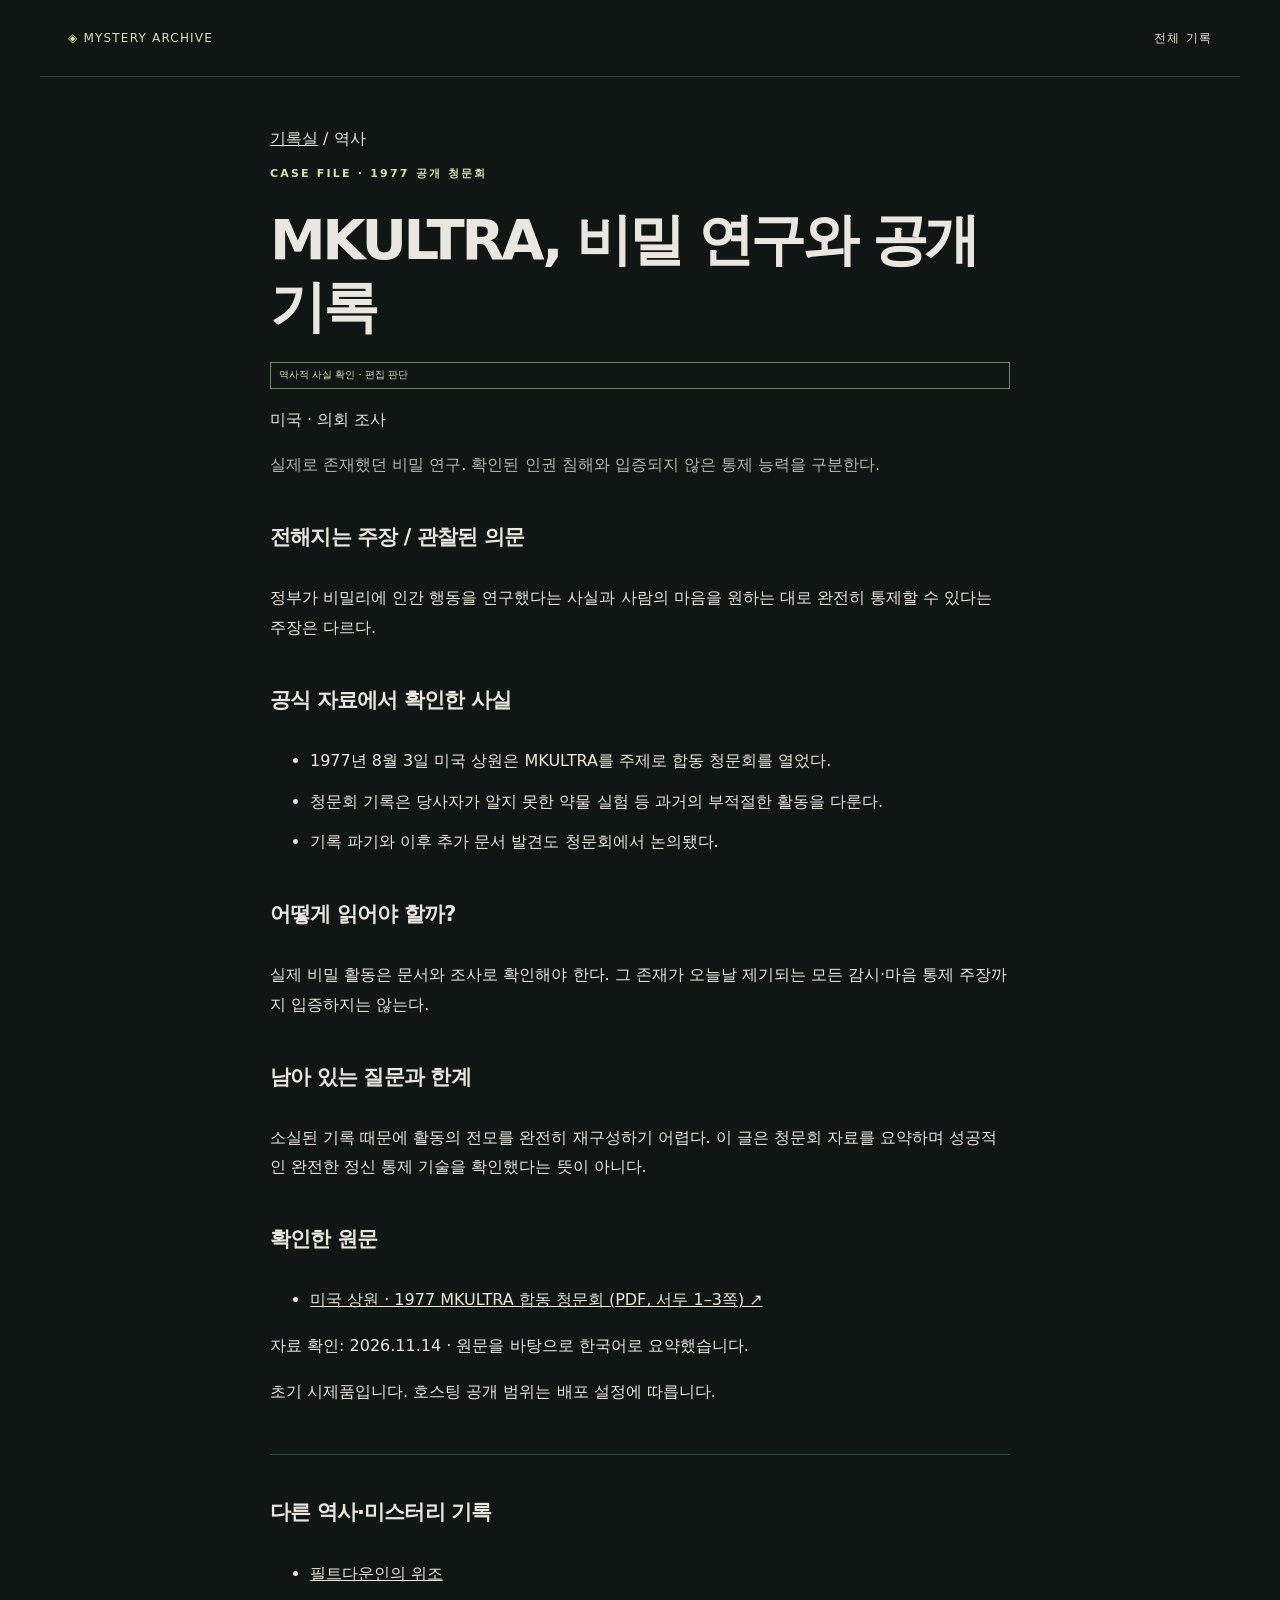
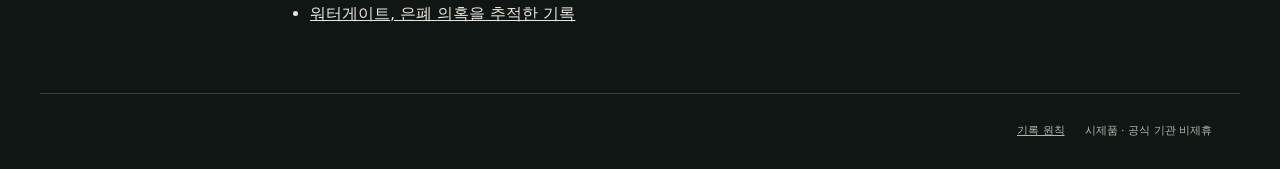
<file: cases/mkultra/index.html>
<!doctype html><html lang="ko"><head><meta charset="utf-8"><meta name="viewport" content="width=device-width,initial-scale=1"><meta name="robots" content="noindex,nofollow"><title>MKULTRA, 비밀 연구와 공개 기록 | 미스터리 아카이브</title><meta name="description" content="실제로 존재했던 비밀 연구. 확인된 인권 침해와 입증되지 않은 통제 능력을 구분한다."><meta property="og:title" content="MKULTRA, 비밀 연구와 공개 기록"><meta property="og:description" content="실제로 존재했던 비밀 연구. 확인된 인권 침해와 입증되지 않은 통제 능력을 구분한다."><meta property="og:type" content="article"><link rel="stylesheet" href="../../style.css"><link rel="canonical" href="https://emfls.github.io/mystery-atlas/cases/mkultra/">
</head><body><a class="skip" href="#case">본문으로 이동</a><header><a class="brand" href="../../">◈ MYSTERY ARCHIVE</a><a href="../../#archive">전체 기록</a></header><main id="case" class="case-page"><nav aria-label="현재 위치"><a href="../../">기록실</a> / 역사</nav><article><p class="eyebrow">CASE FILE · 1977 공개 청문회</p><h1>MKULTRA, 비밀 연구와 공개 기록</h1><p class="badge">역사적 사실 확인 · 편집 판단</p><p>미국 · 의회 조사</p><p class="intro">실제로 존재했던 비밀 연구. 확인된 인권 침해와 입증되지 않은 통제 능력을 구분한다.</p><h2>전해지는 주장 / 관찰된 의문</h2><p>정부가 비밀리에 인간 행동을 연구했다는 사실과 사람의 마음을 원하는 대로 완전히 통제할 수 있다는 주장은 다르다.</p><h2>공식 자료에서 확인한 사실</h2><ul><li>1977년 8월 3일 미국 상원은 MKULTRA를 주제로 합동 청문회를 열었다.</li><li>청문회 기록은 당사자가 알지 못한 약물 실험 등 과거의 부적절한 활동을 다룬다.</li><li>기록 파기와 이후 추가 문서 발견도 청문회에서 논의됐다.</li></ul><h2>어떻게 읽어야 할까?</h2><p>실제 비밀 활동은 문서와 조사로 확인해야 한다. 그 존재가 오늘날 제기되는 모든 감시·마음 통제 주장까지 입증하지는 않는다.</p><h2>남아 있는 질문과 한계</h2><p class="note">소실된 기록 때문에 활동의 전모를 완전히 재구성하기 어렵다. 이 글은 청문회 자료를 요약하며 성공적인 완전한 정신 통제 기술을 확인했다는 뜻이 아니다.</p><h2>확인한 원문</h2><ul><li><a href="https://www.intelligence.senate.gov/wp-content/uploads/2024/08/sites-default-files-hearings-95mkultra.pdf" target="_blank" rel="noopener noreferrer">미국 상원 · 1977 MKULTRA 합동 청문회 (PDF, 서두 1–3쪽) ↗</a></li></ul><p>자료 확인: <time datetime="2026-11-14">2026.11.14</time> · 원문을 바탕으로 한국어로 요약했습니다.</p><p class="note">초기 시제품입니다. 호스팅 공개 범위는 배포 설정에 따릅니다.</p></article><aside><h2>다른 역사·미스터리 기록</h2><ul><li><a href="../piltdown/">필트다운인의 위조</a></li><li><a href="../watergate/">워터게이트, 은폐 의혹을 추적한 기록</a></li></ul></aside></main><footer><a href="../../#principles">기록 원칙</a><span>시제품 · 공식 기관 비제휴</span></footer></body></html>
</file>
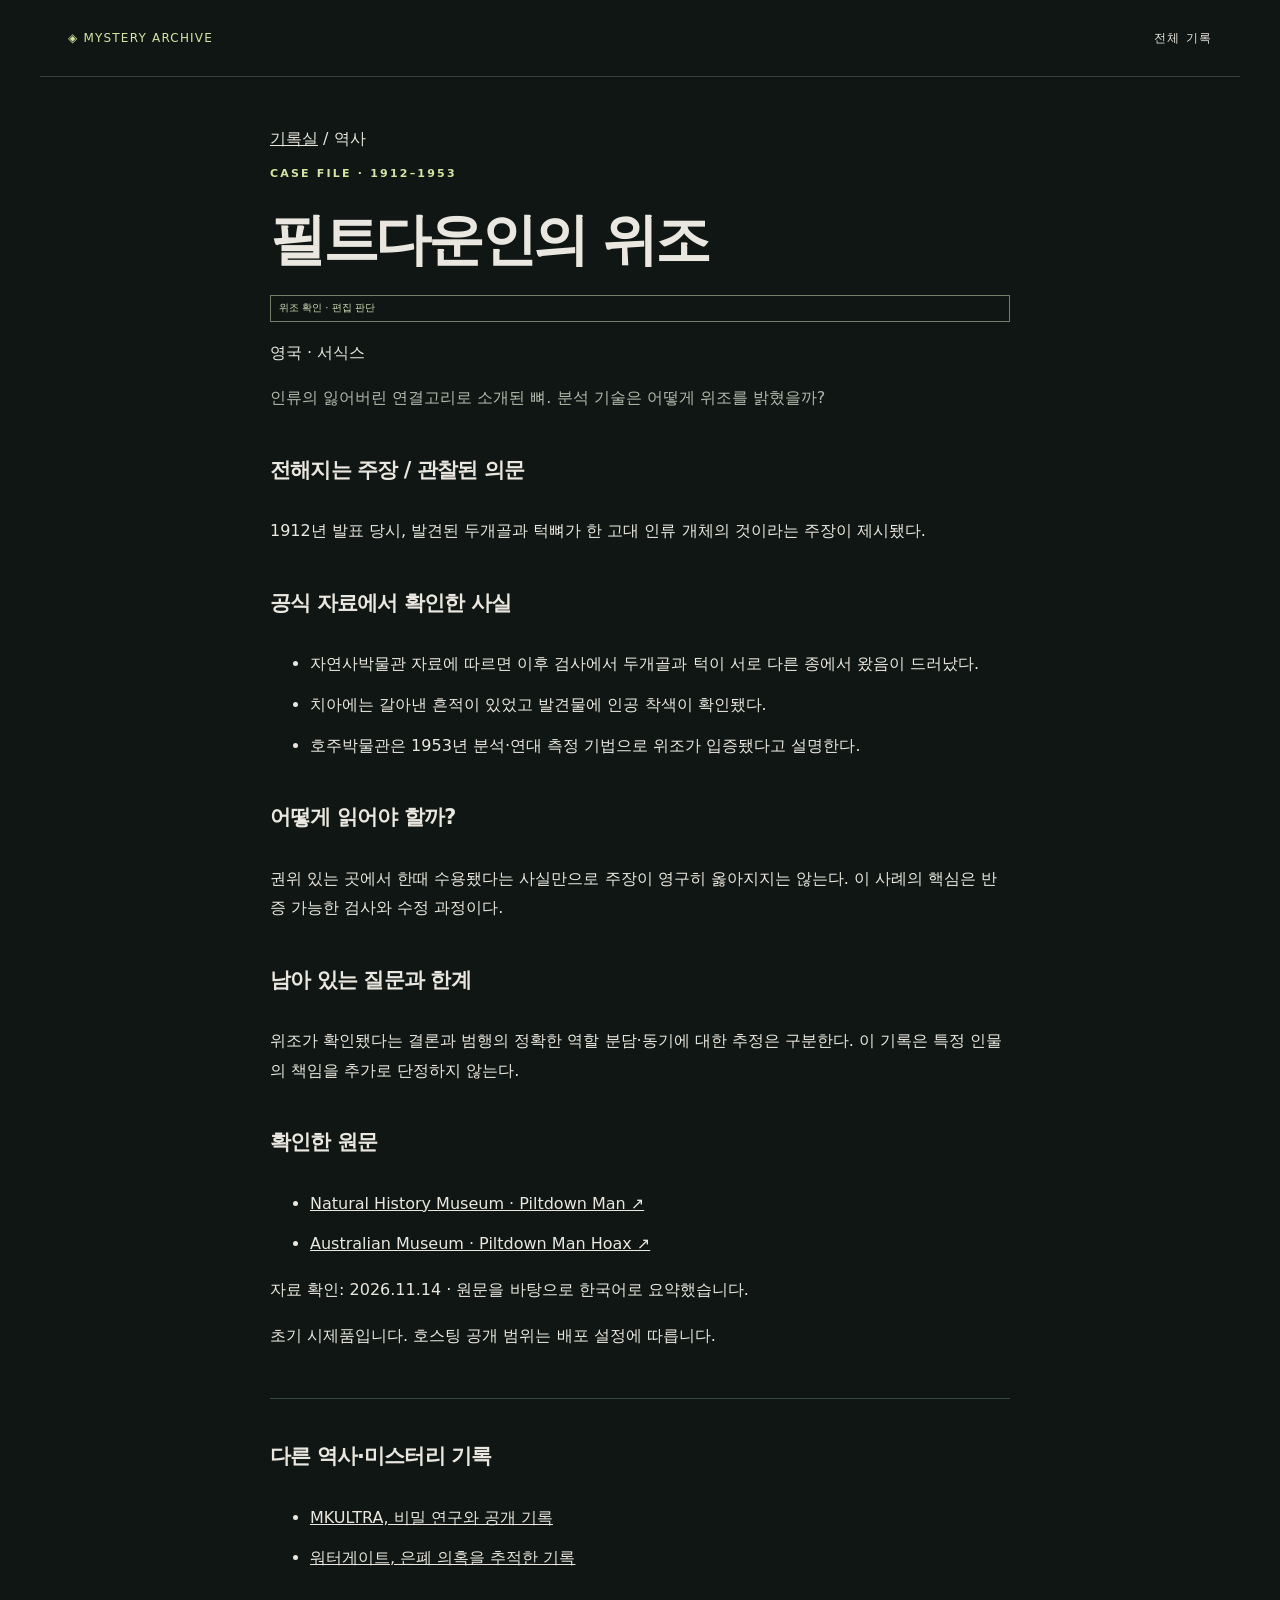
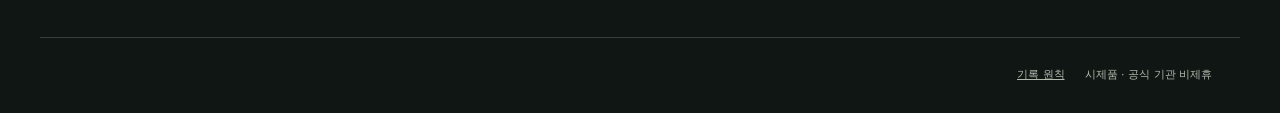
<file: cases/piltdown/index.html>
<!doctype html><html lang="ko"><head><meta charset="utf-8"><meta name="viewport" content="width=device-width,initial-scale=1"><meta name="robots" content="noindex,nofollow"><title>필트다운인의 위조 | 미스터리 아카이브</title><meta name="description" content="인류의 잃어버린 연결고리로 소개된 뼈. 분석 기술은 어떻게 위조를 밝혔을까?"><meta property="og:title" content="필트다운인의 위조"><meta property="og:description" content="인류의 잃어버린 연결고리로 소개된 뼈. 분석 기술은 어떻게 위조를 밝혔을까?"><meta property="og:type" content="article"><link rel="stylesheet" href="../../style.css"><link rel="canonical" href="https://emfls.github.io/mystery-atlas/cases/piltdown/">
</head><body><a class="skip" href="#case">본문으로 이동</a><header><a class="brand" href="../../">◈ MYSTERY ARCHIVE</a><a href="../../#archive">전체 기록</a></header><main id="case" class="case-page"><nav aria-label="현재 위치"><a href="../../">기록실</a> / 역사</nav><article><p class="eyebrow">CASE FILE · 1912–1953</p><h1>필트다운인의 위조</h1><p class="badge">위조 확인 · 편집 판단</p><p>영국 · 서식스</p><p class="intro">인류의 잃어버린 연결고리로 소개된 뼈. 분석 기술은 어떻게 위조를 밝혔을까?</p><h2>전해지는 주장 / 관찰된 의문</h2><p>1912년 발표 당시, 발견된 두개골과 턱뼈가 한 고대 인류 개체의 것이라는 주장이 제시됐다.</p><h2>공식 자료에서 확인한 사실</h2><ul><li>자연사박물관 자료에 따르면 이후 검사에서 두개골과 턱이 서로 다른 종에서 왔음이 드러났다.</li><li>치아에는 갈아낸 흔적이 있었고 발견물에 인공 착색이 확인됐다.</li><li>호주박물관은 1953년 분석·연대 측정 기법으로 위조가 입증됐다고 설명한다.</li></ul><h2>어떻게 읽어야 할까?</h2><p>권위 있는 곳에서 한때 수용됐다는 사실만으로 주장이 영구히 옳아지지는 않는다. 이 사례의 핵심은 반증 가능한 검사와 수정 과정이다.</p><h2>남아 있는 질문과 한계</h2><p class="note">위조가 확인됐다는 결론과 범행의 정확한 역할 분담·동기에 대한 추정은 구분한다. 이 기록은 특정 인물의 책임을 추가로 단정하지 않는다.</p><h2>확인한 원문</h2><ul><li><a href="https://www.nhm.ac.uk/our-science/services/library/collections/piltdown-man.html" target="_blank" rel="noopener noreferrer">Natural History Museum · Piltdown Man ↗</a></li><li><a href="https://australian.museum/learn/science/human-evolution/piltdown-man-skull/" target="_blank" rel="noopener noreferrer">Australian Museum · Piltdown Man Hoax ↗</a></li></ul><p>자료 확인: <time datetime="2026-11-14">2026.11.14</time> · 원문을 바탕으로 한국어로 요약했습니다.</p><p class="note">초기 시제품입니다. 호스팅 공개 범위는 배포 설정에 따릅니다.</p></article><aside><h2>다른 역사·미스터리 기록</h2><ul><li><a href="../mkultra/">MKULTRA, 비밀 연구와 공개 기록</a></li><li><a href="../watergate/">워터게이트, 은폐 의혹을 추적한 기록</a></li></ul></aside></main><footer><a href="../../#principles">기록 원칙</a><span>시제품 · 공식 기관 비제휴</span></footer></body></html>
</file>
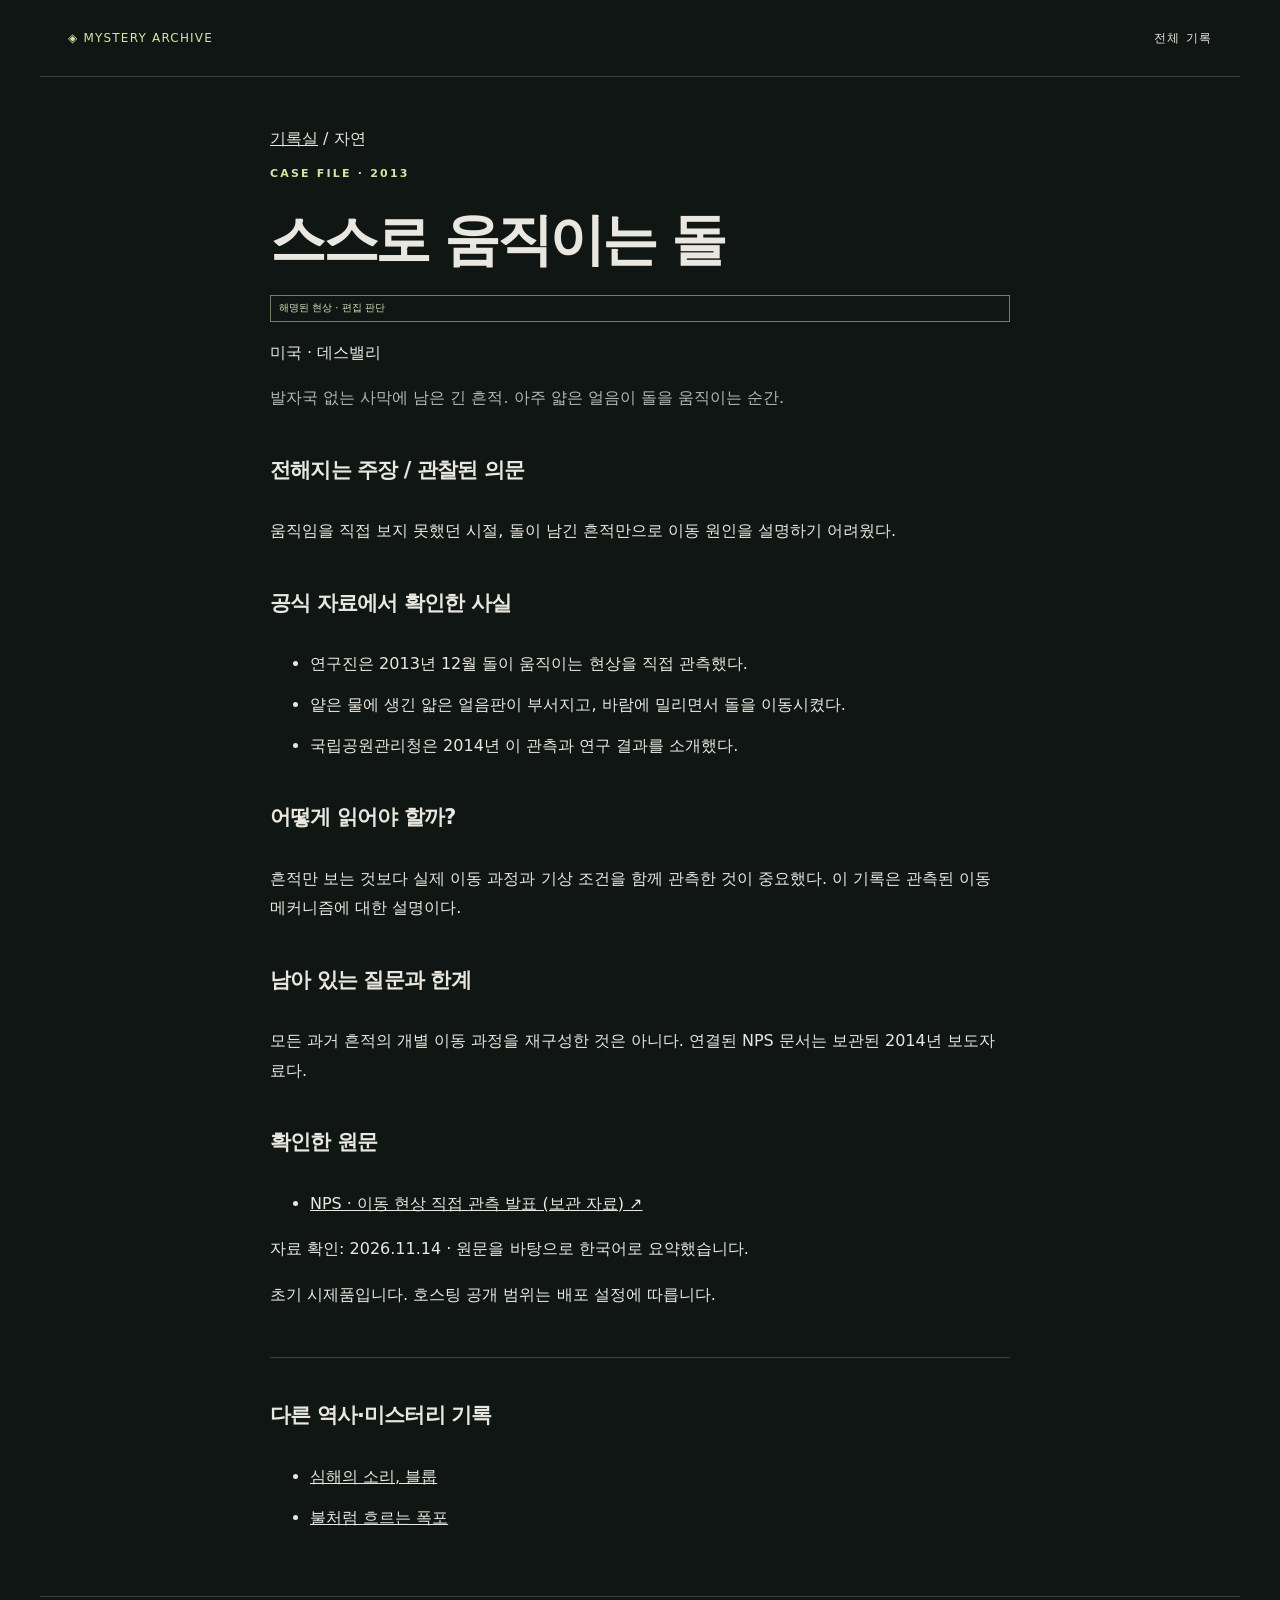
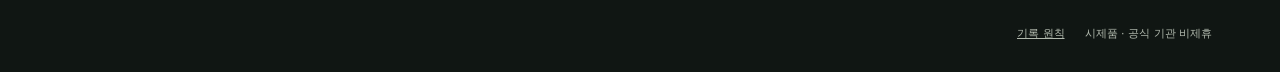
<file: cases/stones/index.html>
<!doctype html><html lang="ko"><head><meta charset="utf-8"><meta name="viewport" content="width=device-width,initial-scale=1"><meta name="robots" content="noindex,nofollow"><title>스스로 움직이는 돌 | 미스터리 아카이브</title><meta name="description" content="발자국 없는 사막에 남은 긴 흔적. 아주 얇은 얼음이 돌을 움직이는 순간."><meta property="og:title" content="스스로 움직이는 돌"><meta property="og:description" content="발자국 없는 사막에 남은 긴 흔적. 아주 얇은 얼음이 돌을 움직이는 순간."><meta property="og:type" content="article"><link rel="stylesheet" href="../../style.css"><link rel="canonical" href="https://emfls.github.io/mystery-atlas/cases/stones/">
</head><body><a class="skip" href="#case">본문으로 이동</a><header><a class="brand" href="../../">◈ MYSTERY ARCHIVE</a><a href="../../#archive">전체 기록</a></header><main id="case" class="case-page"><nav aria-label="현재 위치"><a href="../../">기록실</a> / 자연</nav><article><p class="eyebrow">CASE FILE · 2013</p><h1>스스로 움직이는 돌</h1><p class="badge">해명된 현상 · 편집 판단</p><p>미국 · 데스밸리</p><p class="intro">발자국 없는 사막에 남은 긴 흔적. 아주 얇은 얼음이 돌을 움직이는 순간.</p><h2>전해지는 주장 / 관찰된 의문</h2><p>움직임을 직접 보지 못했던 시절, 돌이 남긴 흔적만으로 이동 원인을 설명하기 어려웠다.</p><h2>공식 자료에서 확인한 사실</h2><ul><li>연구진은 2013년 12월 돌이 움직이는 현상을 직접 관측했다.</li><li>얕은 물에 생긴 얇은 얼음판이 부서지고, 바람에 밀리면서 돌을 이동시켰다.</li><li>국립공원관리청은 2014년 이 관측과 연구 결과를 소개했다.</li></ul><h2>어떻게 읽어야 할까?</h2><p>흔적만 보는 것보다 실제 이동 과정과 기상 조건을 함께 관측한 것이 중요했다. 이 기록은 관측된 이동 메커니즘에 대한 설명이다.</p><h2>남아 있는 질문과 한계</h2><p class="note">모든 과거 흔적의 개별 이동 과정을 재구성한 것은 아니다. 연결된 NPS 문서는 보관된 2014년 보도자료다.</p><h2>확인한 원문</h2><ul><li><a href="https://www.nps.gov/deva/learn/news/racetrack.htm" target="_blank" rel="noopener noreferrer">NPS · 이동 현상 직접 관측 발표 (보관 자료) ↗</a></li></ul><p>자료 확인: <time datetime="2026-11-14">2026.11.14</time> · 원문을 바탕으로 한국어로 요약했습니다.</p><p class="note">초기 시제품입니다. 호스팅 공개 범위는 배포 설정에 따릅니다.</p></article><aside><h2>다른 역사·미스터리 기록</h2><ul><li><a href="../bloop/">심해의 소리, 블룹</a></li><li><a href="../firefall/">불처럼 흐르는 폭포</a></li></ul></aside></main><footer><a href="../../#principles">기록 원칙</a><span>시제품 · 공식 기관 비제휴</span></footer></body></html>
</file>
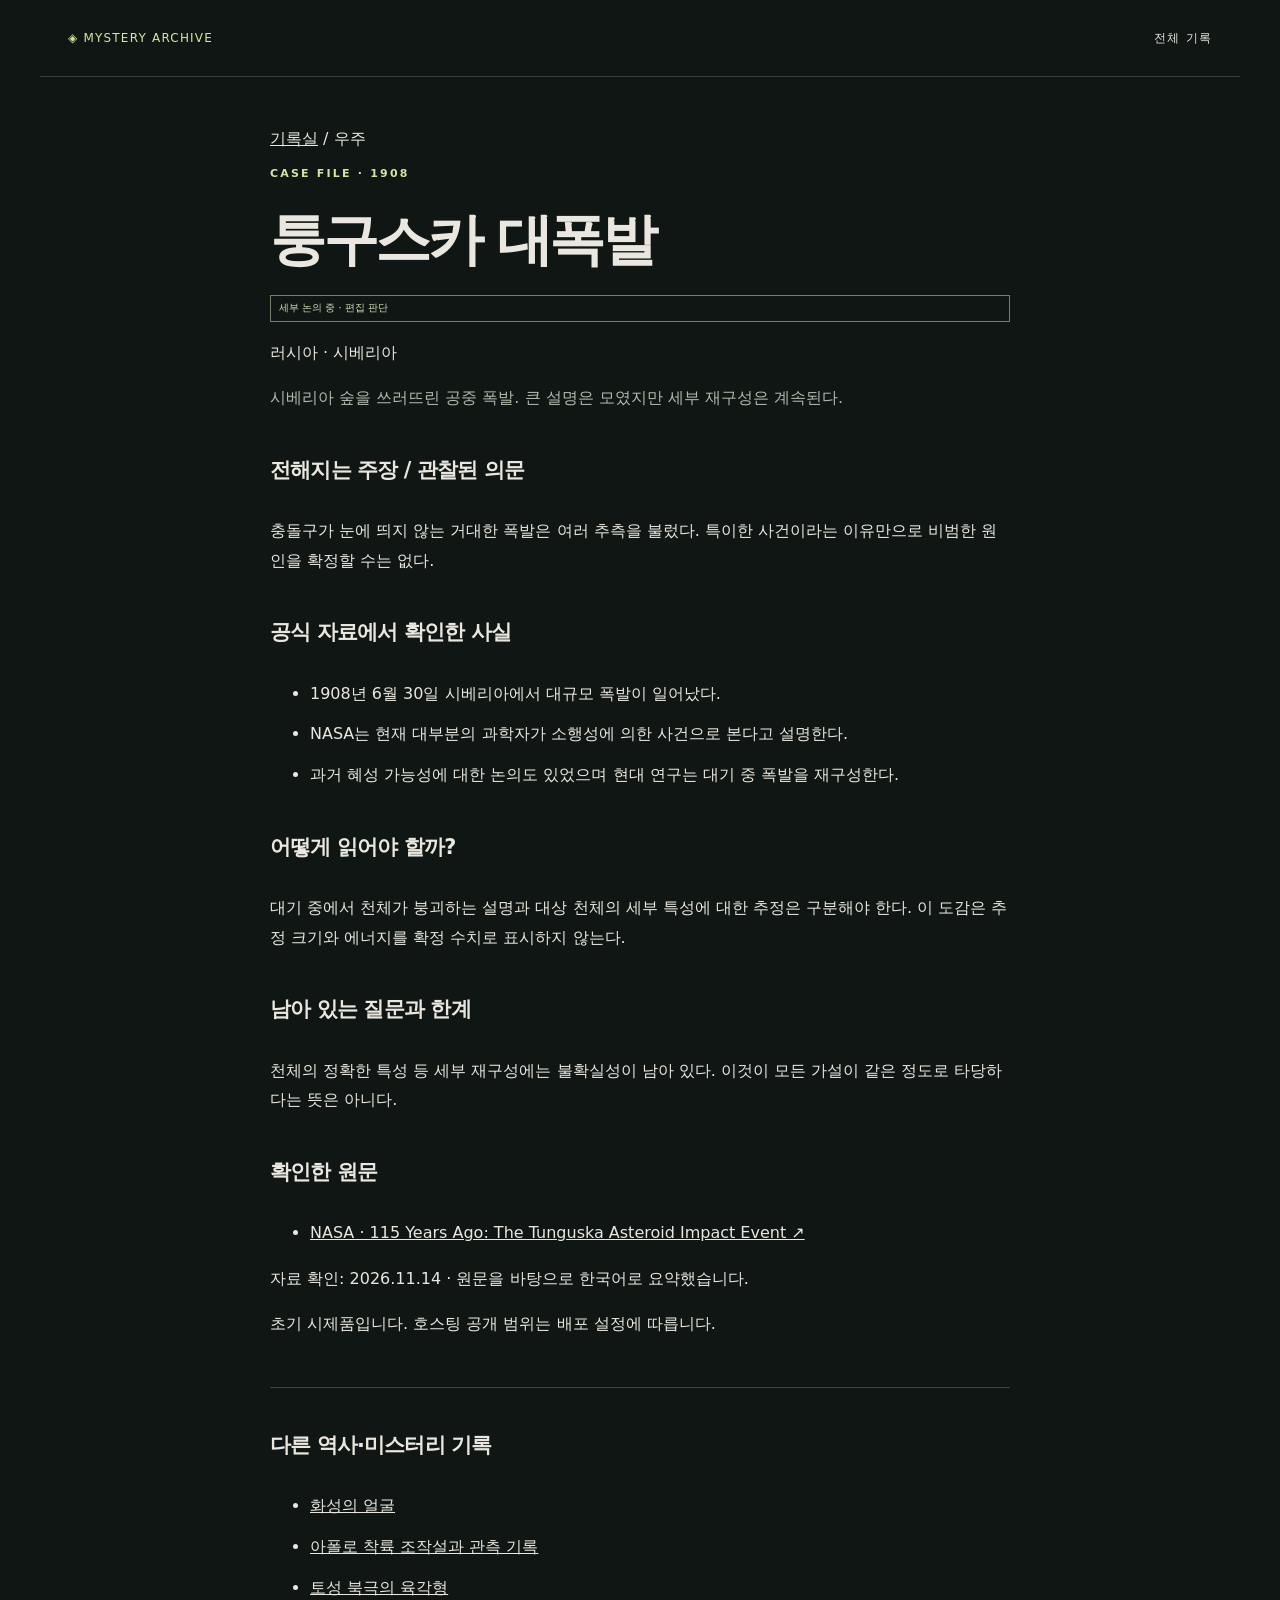
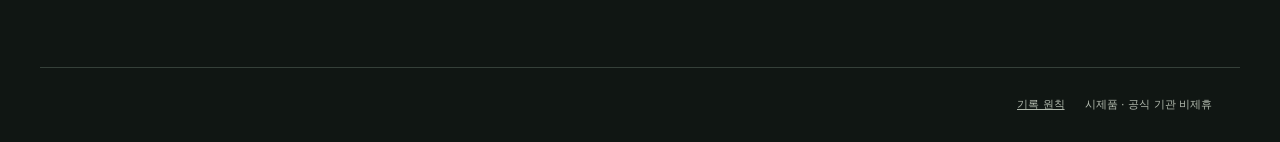
<file: cases/tunguska/index.html>
<!doctype html><html lang="ko"><head><meta charset="utf-8"><meta name="viewport" content="width=device-width,initial-scale=1"><meta name="robots" content="noindex,nofollow"><title>퉁구스카 대폭발 | 미스터리 아카이브</title><meta name="description" content="시베리아 숲을 쓰러뜨린 공중 폭발. 큰 설명은 모였지만 세부 재구성은 계속된다."><link rel="canonical" href="https://emfls.github.io/mystery-atlas/cases/tunguska/"><meta property="og:url" content="https://emfls.github.io/mystery-atlas/cases/tunguska/"><meta property="og:title" content="퉁구스카 대폭발"><meta property="og:description" content="시베리아 숲을 쓰러뜨린 공중 폭발. 큰 설명은 모였지만 세부 재구성은 계속된다."><meta property="og:type" content="article"><link rel="stylesheet" href="../../style.css"></head><body><a class="skip" href="#case">본문으로 이동</a><header><a class="brand" href="../../">◈ MYSTERY ARCHIVE</a><a href="../../#archive">전체 기록</a></header><main id="case" class="case-page"><nav aria-label="현재 위치"><a href="../../">기록실</a> / 우주</nav><article><p class="eyebrow">CASE FILE · 1908</p><h1>퉁구스카 대폭발</h1><p class="badge">세부 논의 중 · 편집 판단</p><p>러시아 · 시베리아</p><p class="intro">시베리아 숲을 쓰러뜨린 공중 폭발. 큰 설명은 모였지만 세부 재구성은 계속된다.</p><h2>전해지는 주장 / 관찰된 의문</h2><p>충돌구가 눈에 띄지 않는 거대한 폭발은 여러 추측을 불렀다. 특이한 사건이라는 이유만으로 비범한 원인을 확정할 수는 없다.</p><h2>공식 자료에서 확인한 사실</h2><ul><li>1908년 6월 30일 시베리아에서 대규모 폭발이 일어났다.</li><li>NASA는 현재 대부분의 과학자가 소행성에 의한 사건으로 본다고 설명한다.</li><li>과거 혜성 가능성에 대한 논의도 있었으며 현대 연구는 대기 중 폭발을 재구성한다.</li></ul><h2>어떻게 읽어야 할까?</h2><p>대기 중에서 천체가 붕괴하는 설명과 대상 천체의 세부 특성에 대한 추정은 구분해야 한다. 이 도감은 추정 크기와 에너지를 확정 수치로 표시하지 않는다.</p><h2>남아 있는 질문과 한계</h2><p class="note">천체의 정확한 특성 등 세부 재구성에는 불확실성이 남아 있다. 이것이 모든 가설이 같은 정도로 타당하다는 뜻은 아니다.</p><h2>확인한 원문</h2><ul><li><a href="https://www.nasa.gov/history/115-years-ago-the-tunguska-asteroid-impact-event/" target="_blank" rel="noopener noreferrer">NASA · 115 Years Ago: The Tunguska Asteroid Impact Event ↗</a></li></ul><p>자료 확인: <time datetime="2026-11-14">2026.11.14</time> · 원문을 바탕으로 한국어로 요약했습니다.</p><p class="note">초기 시제품입니다. 호스팅 공개 범위는 배포 설정에 따릅니다.</p></article><aside><h2>다른 역사·미스터리 기록</h2><ul><li><a href="../mars/">화성의 얼굴</a></li><li><a href="../apollo/">아폴로 착륙 조작설과 관측 기록</a></li><li><a href="../hexagon/">토성 북극의 육각형</a></li></ul></aside></main><footer><a href="../../#principles">기록 원칙</a><span>시제품 · 공식 기관 비제휴</span></footer></body></html>
</file>
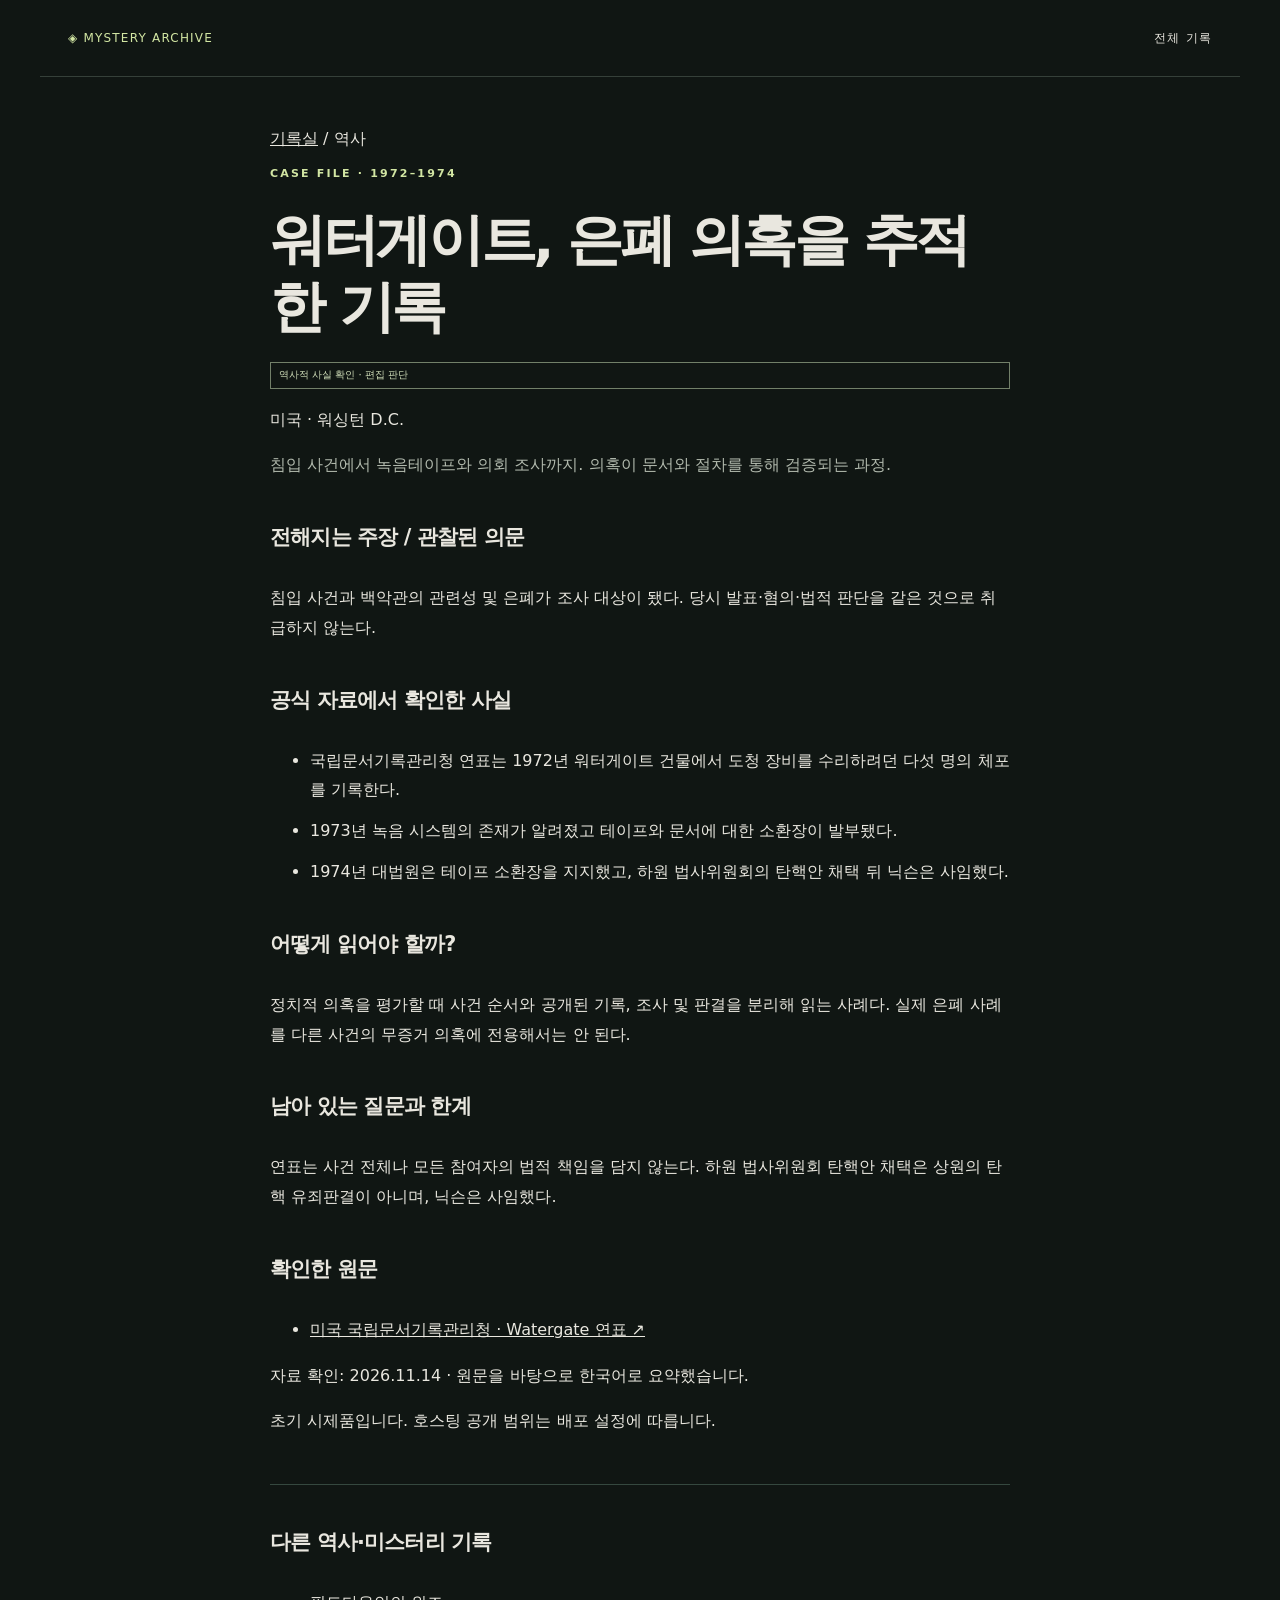
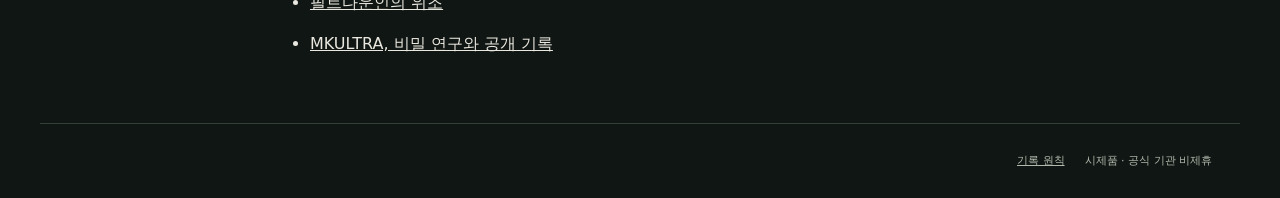
<file: cases/watergate/index.html>
<!doctype html><html lang="ko"><head><meta charset="utf-8"><meta name="viewport" content="width=device-width,initial-scale=1"><meta name="robots" content="noindex,nofollow"><title>워터게이트, 은폐 의혹을 추적한 기록 | 미스터리 아카이브</title><meta name="description" content="침입 사건에서 녹음테이프와 의회 조사까지. 의혹이 문서와 절차를 통해 검증되는 과정."><meta property="og:title" content="워터게이트, 은폐 의혹을 추적한 기록"><meta property="og:description" content="침입 사건에서 녹음테이프와 의회 조사까지. 의혹이 문서와 절차를 통해 검증되는 과정."><meta property="og:type" content="article"><link rel="stylesheet" href="../../style.css"><link rel="canonical" href="https://emfls.github.io/mystery-atlas/cases/watergate/">
</head><body><a class="skip" href="#case">본문으로 이동</a><header><a class="brand" href="../../">◈ MYSTERY ARCHIVE</a><a href="../../#archive">전체 기록</a></header><main id="case" class="case-page"><nav aria-label="현재 위치"><a href="../../">기록실</a> / 역사</nav><article><p class="eyebrow">CASE FILE · 1972–1974</p><h1>워터게이트, 은폐 의혹을 추적한 기록</h1><p class="badge">역사적 사실 확인 · 편집 판단</p><p>미국 · 워싱턴 D.C.</p><p class="intro">침입 사건에서 녹음테이프와 의회 조사까지. 의혹이 문서와 절차를 통해 검증되는 과정.</p><h2>전해지는 주장 / 관찰된 의문</h2><p>침입 사건과 백악관의 관련성 및 은폐가 조사 대상이 됐다. 당시 발표·혐의·법적 판단을 같은 것으로 취급하지 않는다.</p><h2>공식 자료에서 확인한 사실</h2><ul><li>국립문서기록관리청 연표는 1972년 워터게이트 건물에서 도청 장비를 수리하려던 다섯 명의 체포를 기록한다.</li><li>1973년 녹음 시스템의 존재가 알려졌고 테이프와 문서에 대한 소환장이 발부됐다.</li><li>1974년 대법원은 테이프 소환장을 지지했고, 하원 법사위원회의 탄핵안 채택 뒤 닉슨은 사임했다.</li></ul><h2>어떻게 읽어야 할까?</h2><p>정치적 의혹을 평가할 때 사건 순서와 공개된 기록, 조사 및 판결을 분리해 읽는 사례다. 실제 은폐 사례를 다른 사건의 무증거 의혹에 전용해서는 안 된다.</p><h2>남아 있는 질문과 한계</h2><p class="note">연표는 사건 전체나 모든 참여자의 법적 책임을 담지 않는다. 하원 법사위원회 탄핵안 채택은 상원의 탄핵 유죄판결이 아니며, 닉슨은 사임했다.</p><h2>확인한 원문</h2><ul><li><a href="https://www.archives.gov/education/lessons/watergate-constitution/chronology.html" target="_blank" rel="noopener noreferrer">미국 국립문서기록관리청 · Watergate 연표 ↗</a></li></ul><p>자료 확인: <time datetime="2026-11-14">2026.11.14</time> · 원문을 바탕으로 한국어로 요약했습니다.</p><p class="note">초기 시제품입니다. 호스팅 공개 범위는 배포 설정에 따릅니다.</p></article><aside><h2>다른 역사·미스터리 기록</h2><ul><li><a href="../piltdown/">필트다운인의 위조</a></li><li><a href="../mkultra/">MKULTRA, 비밀 연구와 공개 기록</a></li></ul></aside></main><footer><a href="../../#principles">기록 원칙</a><span>시제품 · 공식 기관 비제휴</span></footer></body></html>
</file>
<file: style.css>
:root{color-scheme:dark;--bg:#101613;--line:#354039;--ink:#e9e7df;--muted:#b1b9ad;--accent:#d2e6a3}*{box-sizing:border-box}html{scroll-behavior:smooth}body{margin:0;background:var(--bg);color:var(--ink);font:16px/1.7 system-ui,sans-serif}a{color:inherit}button,input,select{font:inherit}button,a:focus-visible,input:focus-visible,select:focus-visible{outline-offset:5px}header,main,footer{max-width:1200px;margin:auto}header{display:flex;justify-content:space-between;padding:28px;border-bottom:1px solid var(--line);font-size:12px;letter-spacing:.1em}header a{text-decoration:none}.brand{color:var(--accent)}.hero{display:grid;grid-template-columns:1.2fr 1fr;gap:40px;align-items:center;padding:75px 28px 64px}.eyebrow{font-size:11px;letter-spacing:.2em;color:var(--accent);font-weight:700}h1{font-size:clamp(35px,4.6vw,58px);line-height:1.3;letter-spacing:-.06em;margin:22px 0;font-weight:650}h1 em{font-style:normal;color:var(--accent)}.intro{color:var(--muted);line-height:1.9}.primary{display:inline-block;background:var(--accent);color:#192013;padding:12px 23px;text-decoration:none;margin-top:20px;font-size:14px;font-weight:700}.diagram{position:relative;aspect-ratio:1;max-height:370px;display:grid;place-items:center;background:radial-gradient(ellipse at center,#43524244,transparent 65%);overflow:hidden}.orb{width:50%;aspect-ratio:1;border-radius:50%;background:repeating-radial-gradient(ellipse at 30% 40%,#78896c 0 1px,#1b2420 2px 9px);box-shadow:inset -35px -15px 45px #0b1010;transform:rotate(-20deg)}.orbit{position:absolute;width:90%;height:42%;border:1px solid #6e826b;border-radius:50%;transform:rotate(-35deg)}.second{transform:rotate(40deg);width:75%;height:75%;border-style:dashed;opacity:.45}.diagram span{position:absolute;bottom:8px;font:9px monospace;letter-spacing:.15em;color:var(--muted)}.facts{border-block:1px solid var(--line);margin:0 28px 65px;display:flex;align-items:center;gap:60px;padding:25px 0}.facts div{display:grid}.facts strong{font:30px Georgia;color:var(--accent)}.facts span,.facts p{font-size:11px;color:var(--muted)}.facts p{margin-left:auto}#archive{padding:0 28px;scroll-margin-top:20px}.section-top{display:flex;justify-content:space-between;align-items:end}h2{font-size:28px;letter-spacing:-.04em;margin:10px 0 28px}#count{font-size:13px;color:var(--muted)}form{display:flex;gap:12px;padding:18px;background:#1c231d;margin-bottom:25px;align-items:end}label{font-size:11px;color:var(--muted);display:grid;gap:6px}.search{flex:1}input,select{width:100%;background:#111613;color:var(--ink);border:1px solid #455044;padding:11px 12px;min-height:47px;border-radius:0}form button{padding:11px 15px;background:transparent;border:1px solid #455044;color:var(--ink);cursor:pointer;min-height:47px}#grid{display:grid;grid-template-columns:1fr 1fr;gap:18px}.card{border:1px solid var(--line);padding:25px;background:linear-gradient(130deg,#202b22,#151c17);display:flex;flex-direction:column;gap:8px}.meta{display:flex;justify-content:space-between;gap:10px;align-items:center;font-size:10px;color:var(--muted)}.badge{border:1px solid #728069;color:#d1dfba;padding:3px 8px;font-size:10px}.card h3{margin:12px 0 6px;font-size:25px;letter-spacing:-.04em}.card p{color:var(--muted);font-size:14px;margin:0 0 18px}.card button{margin-top:auto;padding:14px 0 0;text-align:left;background:none;border:0;border-top:1px solid var(--line);color:var(--accent);cursor:pointer}.card:hover{border-color:#8b9b77}#empty{padding:40px;text-align:center;border:1px dashed var(--line)}#principles{margin:85px 28px 65px;padding-top:40px;border-top:1px solid var(--line)}.rules{display:grid;grid-template-columns:repeat(3,1fr);gap:35px}.rules b{font-size:13px;color:var(--accent)}.rules p{color:var(--muted);font-size:13px}footer{padding:28px;display:flex;gap:20px;border-top:1px solid var(--line);font-size:11px;color:var(--muted)}footer a{margin-left:auto}dialog{max-width:760px;width:calc(100% - 32px);max-height:90vh;overflow:auto;border:1px solid #65715c;background:#171d19;color:var(--ink);padding:32px}dialog::backdrop{background:#000c;backdrop-filter:blur(4px)}#close{float:right;background:transparent;border:1px solid var(--line);color:var(--ink);padding:8px 13px;cursor:pointer}dialog h2{font-size:32px}dialog h3{font-size:16px;color:var(--accent);margin:28px 0 9px}dialog p,dialog li{font-size:14px}dialog .note{background:#293126;padding:15px;color:#c6d5b4}dialog a{color:var(--accent);overflow-wrap:anywhere}.skip{position:absolute;left:10px;top:-100px}.skip:focus{top:10px;background:white;color:black;padding:10px}@media(max-width:650px){header{padding:20px}.brand{font-size:10px}.hero{display:block;padding:42px 20px 25px}.diagram{max-width:250px;margin:15px auto}.facts{margin:0 20px 40px;gap:24px;flex-wrap:wrap}.facts p{margin:0;width:100%}#archive{padding:0 20px}form{flex-wrap:wrap;padding:12px;gap:10px}.search{flex-basis:100%}label:not(.search){flex:1}form button{width:100%}#grid{grid-template-columns:1fr}.card{padding:22px}#principles{margin:55px 20px}.rules{grid-template-columns:1fr;gap:15px}footer{flex-wrap:wrap;padding:20px}footer span{width:100%;order:3}dialog{padding:22px}dialog h2{font-size:27px}.section-top{align-items:start;gap:10px}#count{white-space:nowrap;margin-top:46px}}@media(prefers-reduced-motion:reduce){html{scroll-behavior:auto}}

.sr{position:absolute;width:1px;height:1px;padding:0;margin:-1px;overflow:hidden;clip:rect(0,0,0,0);white-space:nowrap;border:0}label,input,select{min-width:0}button:focus-visible,a:focus-visible,input:focus-visible,select:focus-visible{outline:2px solid var(--accent)}dialog #close{position:sticky;top:0;background:#171d19;min-height:44px}dialog #detail-title:focus{outline:none}.card button{min-height:48px}dialog{overscroll-behavior:contain}body:has(dialog[open]){overflow:hidden}@media(max-width:380px){header{letter-spacing:0;gap:14px}header>a:last-child{white-space:nowrap}.card .meta{flex-wrap:wrap}.facts{gap:18px}h1{font-size:32px}label:not(.search){flex-basis:100%}}
.case-page{max-width:780px;margin:0 auto;padding:48px 20px}.case-page h1{font-size:clamp(2rem,7vw,3.5rem);line-height:1.2}.case-page h2{margin-top:2.5rem;font-size:1.3rem}.case-page p,.case-page li{line-height:1.85;overflow-wrap:anywhere}.case-page li{margin:.7rem 0}.card h3 a{color:inherit}.case-page aside{border-top:1px solid #35483f;margin-top:3rem}

.evidence-guide{margin:60px 28px;padding:24px;border:1px solid var(--line)}.evidence-guide details{padding:14px 0;border-bottom:1px solid var(--line)}.evidence-guide summary{cursor:pointer;min-height:44px}.evidence-guide summary:focus-visible{outline:2px solid var(--accent)}.evidence-guide p{color:var(--muted);font-size:14px}
</file>
